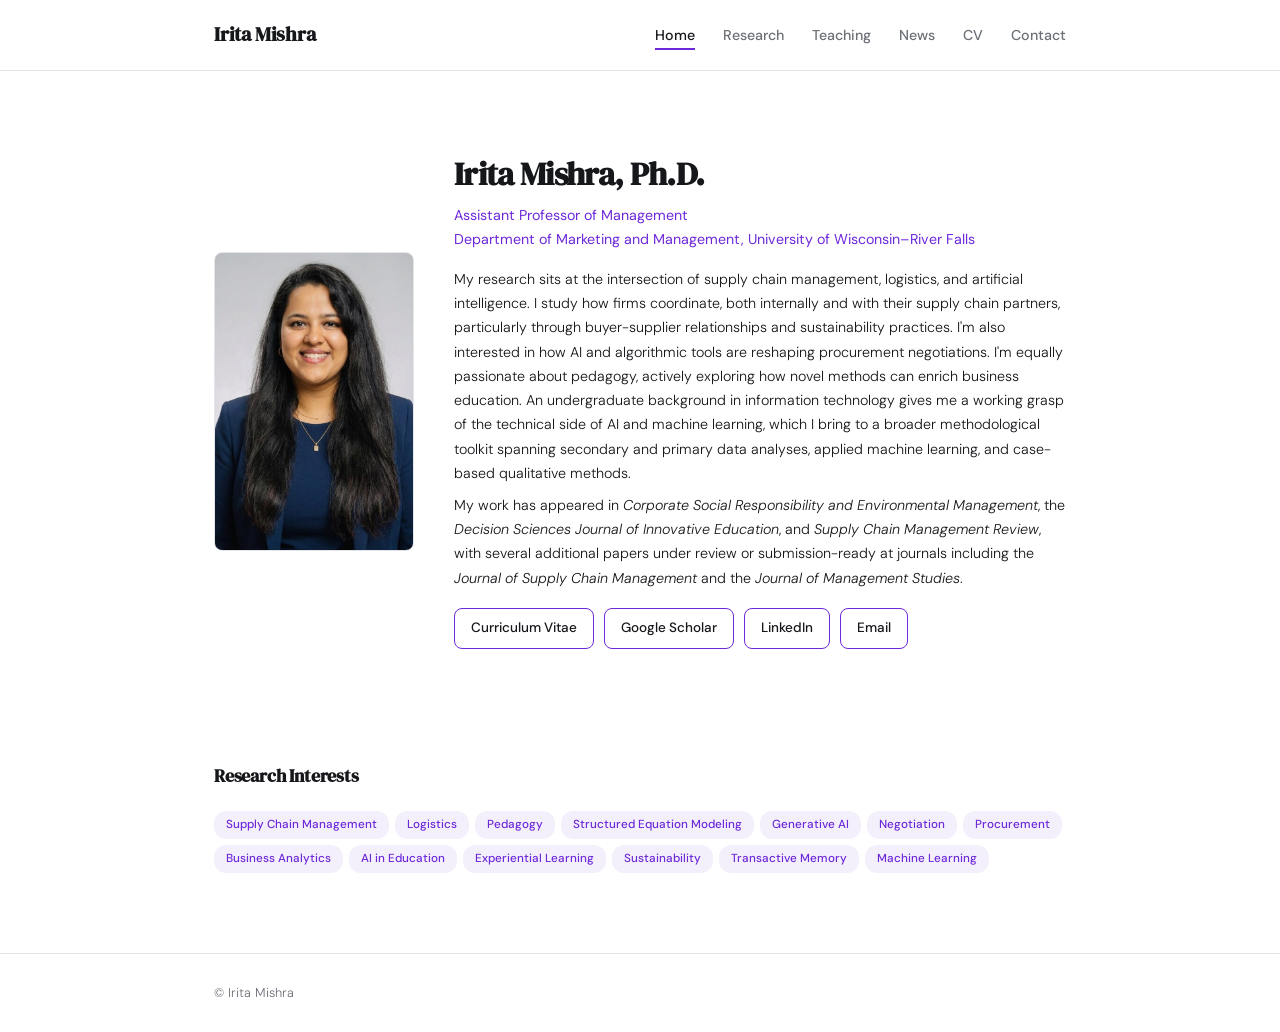
<file: index.html>
<!DOCTYPE html>
<html lang="en">
<head>
<meta charset="UTF-8">
<meta name="viewport" content="width=device-width, initial-scale=1.0">
<title>Irita Mishra</title>
<meta name="description" content="Irita Mishra, Ph.D., Assistant Professor at UW-River Falls, researching supply chain coordination, AI in procurement, and business education.">
<link rel="canonical" href="https://iritamishra.com/">
<meta property="og:type" content="website">
<meta property="og:url" content="https://iritamishra.com/">
<meta property="og:title" content="Irita Mishra">
<meta property="og:description" content="Assistant Professor of Marketing and Management, University of Wisconsin–River Falls.">
<meta name="twitter:card" content="summary">
<meta name="twitter:title" content="Irita Mishra">
<meta name="twitter:description" content="Assistant Professor of Marketing and Management, University of Wisconsin–River Falls.">
<link rel="preconnect" href="https://fonts.googleapis.com">
<link rel="preconnect" href="https://fonts.gstatic.com" crossorigin>
<link href="https://fonts.googleapis.com/css2?family=DM+Sans:wght@300;400;500;600;700&family=DM+Serif+Display:ital@0;1&display=swap" rel="stylesheet">
<link rel="stylesheet" href="css/style.css">
<link rel="icon" type="image/x-icon" href="images/favicon.ico">
<link rel="icon" type="image/png" sizes="32x32" href="images/favicon-32x32.png">
<link rel="icon" type="image/png" sizes="16x16" href="images/favicon-16x16.png">
<link rel="apple-touch-icon" sizes="180x180" href="images/apple-touch-icon.png">
</head>
<body>

<header class="site-header">
  <div class="wrap">
    <a href="index.html" class="site-title">Irita Mishra</a>
    <button class="nav-toggle" aria-label="Toggle navigation">&#9776;</button>
    <nav class="main-nav">
      <ul>
        <li><a href="index.html" class="active">Home</a></li>
        <li><a href="research.html">Research</a></li>
        <li><a href="teaching.html">Teaching</a></li>
        <li><a href="news.html">News</a></li>
        <li><a href="cv.html">CV</a></li>
        <li><a href="contact.html">Contact</a></li>
      </ul>
    </nav>
  </div>
</header>

<main>
  <div class="wrap">
    <section class="hero">
      <img src="images/portrait.jpg?v=2" alt="Irita Mishra" class="portrait">
      <div>
        <h1>Irita Mishra, Ph.D.</h1>
        <p class="role">Assistant Professor of Management<br>Department of Marketing and Management, University of Wisconsin–River Falls</p>
        <p>
          My research sits at the intersection of supply chain
          management, logistics, and artificial intelligence. I study
          how firms coordinate, both internally and with their supply
          chain partners, particularly through buyer-supplier
          relationships and sustainability practices. I'm also
          interested in how AI and algorithmic tools are reshaping
          procurement negotiations. I'm equally passionate about
          pedagogy, actively exploring how novel methods can enrich
          business education. An undergraduate background in
          information technology gives me a working grasp of the
          technical side of AI and machine learning, which I bring to
          a broader methodological toolkit spanning secondary and
          primary data analyses, applied machine learning, and
          case-based qualitative methods.
        </p>
        <p>
          My work has appeared in <em>Corporate Social Responsibility and
          Environmental Management</em>, the <em>Decision Sciences
          Journal of Innovative Education</em>, and
          <em>Supply Chain Management Review</em>, with several additional
          papers under review or submission-ready at journals including
          the <em>Journal of Supply Chain Management</em> and the
          <em>Journal of Management Studies</em>.
        </p>
        <div class="links-row">
          <a href="cv.html">Curriculum Vitae</a>
          <a href="https://scholar.google.com/citations?user=cT0lLs0AAAAJ&hl=en" target="_blank" rel="noopener">Google Scholar</a>
          <a href="https://www.linkedin.com/in/iritamishra/" target="_blank" rel="noopener">LinkedIn</a>
          <a href="mailto:iritamishra@gmail.com">Email</a>
        </div>
      </div>
    </section>

    <section>
      <h2 class="section-title">Research Interests</h2>
      <div class="tag-row">
        <span class="tag">Supply Chain Management</span>
        <span class="tag">Logistics</span>
        <span class="tag">Pedagogy</span>
        <span class="tag">Structured Equation Modeling</span>
        <span class="tag">Generative AI</span>
        <span class="tag">Negotiation</span>
        <span class="tag">Procurement</span>
        <span class="tag">Business Analytics</span>
        <span class="tag">AI in Education</span>
        <span class="tag">Experiential Learning</span>
        <span class="tag">Sustainability</span>
        <span class="tag">Transactive Memory</span>
        <span class="tag">Machine Learning</span>
      </div>
    </section>
  </div>
</main>

<footer>
  <div class="wrap">
    &copy; Irita Mishra
  </div>
</footer>

<script src="js/main.js"></script>
</body>
</html>
</file>
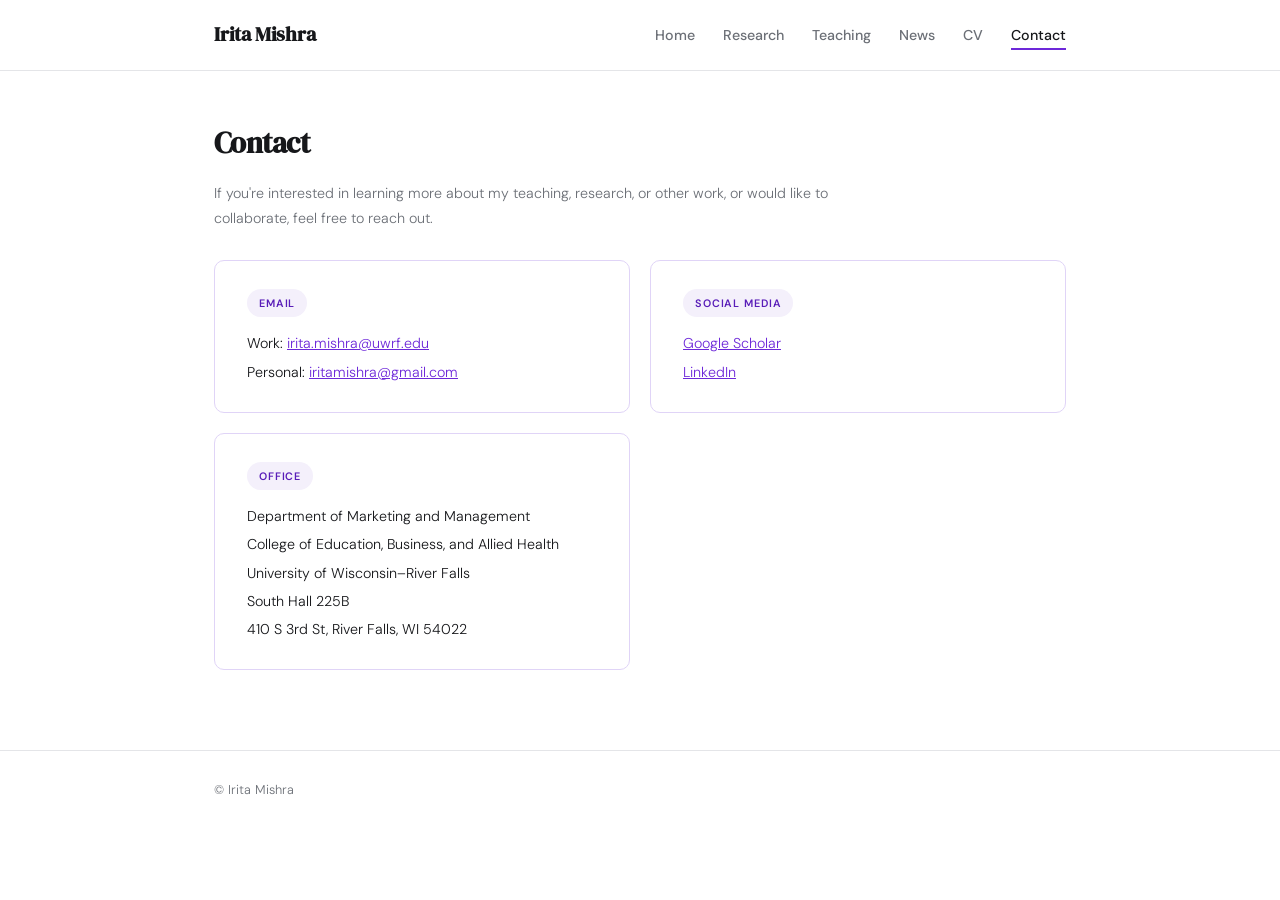
<file: contact.html>
<!DOCTYPE html>
<html lang="en">
<head>
<meta charset="UTF-8">
<meta name="viewport" content="width=device-width, initial-scale=1.0">
<title>Contact | Irita Mishra</title>
<meta name="description" content="Contact Irita Mishra, Assistant Professor at the University of Wisconsin-River Falls, for teaching, research, or collaboration inquiries.">
<link rel="canonical" href="https://iritamishra.com/contact.html">
<link rel="preconnect" href="https://fonts.googleapis.com">
<link rel="preconnect" href="https://fonts.gstatic.com" crossorigin>
<link href="https://fonts.googleapis.com/css2?family=DM+Sans:wght@300;400;500;600;700&family=DM+Serif+Display:ital@0;1&display=swap" rel="stylesheet">
<link rel="stylesheet" href="css/style.css">
<link rel="icon" type="image/x-icon" href="images/favicon.ico">
<link rel="icon" type="image/png" sizes="32x32" href="images/favicon-32x32.png">
<link rel="icon" type="image/png" sizes="16x16" href="images/favicon-16x16.png">
<link rel="apple-touch-icon" sizes="180x180" href="images/apple-touch-icon.png">
</head>
<body>

<header class="site-header">
  <div class="wrap">
    <a href="index.html" class="site-title">Irita Mishra</a>
    <button class="nav-toggle" aria-label="Toggle navigation">&#9776;</button>
    <nav class="main-nav">
      <ul>
        <li><a href="index.html">Home</a></li>
        <li><a href="research.html">Research</a></li>
        <li><a href="teaching.html">Teaching</a></li>
        <li><a href="news.html">News</a></li>
        <li><a href="cv.html">CV</a></li>
        <li><a href="contact.html" class="active">Contact</a></li>
      </ul>
    </nav>
  </div>
</header>

<main>
  <div class="wrap">
    <div class="page-header">
      <h1>Contact</h1>
      <p>If you're interested in learning more about my teaching, research, or other work, or would like to collaborate, feel free to reach out.</p>
    </div>

    <section class="contact-grid">
      <div class="contact-col">
        <div class="contact-card">
          <h3>Email</h3>
          <p>Work: <a href="mailto:irita.mishra@uwrf.edu">irita.mishra@uwrf.edu</a></p>
          <p>Personal: <a href="mailto:iritamishra@gmail.com">iritamishra@gmail.com</a></p>
        </div>

        <div class="contact-card">
          <h3>Office</h3>
          <p>Department of Marketing and Management</p>
          <p>College of Education, Business, and Allied Health</p>
          <p>University of Wisconsin–River Falls</p>
          <p>South Hall 225B</p>
          <p>410 S 3rd St, River Falls, WI 54022</p>
        </div>
      </div>

      <div class="contact-col">
        <div class="contact-card">
          <h3>Social Media</h3>
          <p><a href="https://scholar.google.com/citations?user=cT0lLs0AAAAJ&hl=en" target="_blank" rel="noopener">Google Scholar</a></p>
          <p><a href="https://www.linkedin.com/in/iritamishra/" target="_blank" rel="noopener">LinkedIn</a></p>
        </div>
      </div>
    </section>
  </div>
</main>

<footer>
  <div class="wrap">
    &copy; Irita Mishra
  </div>
</footer>

<script src="js/main.js"></script>
</body>
</html>
</file>
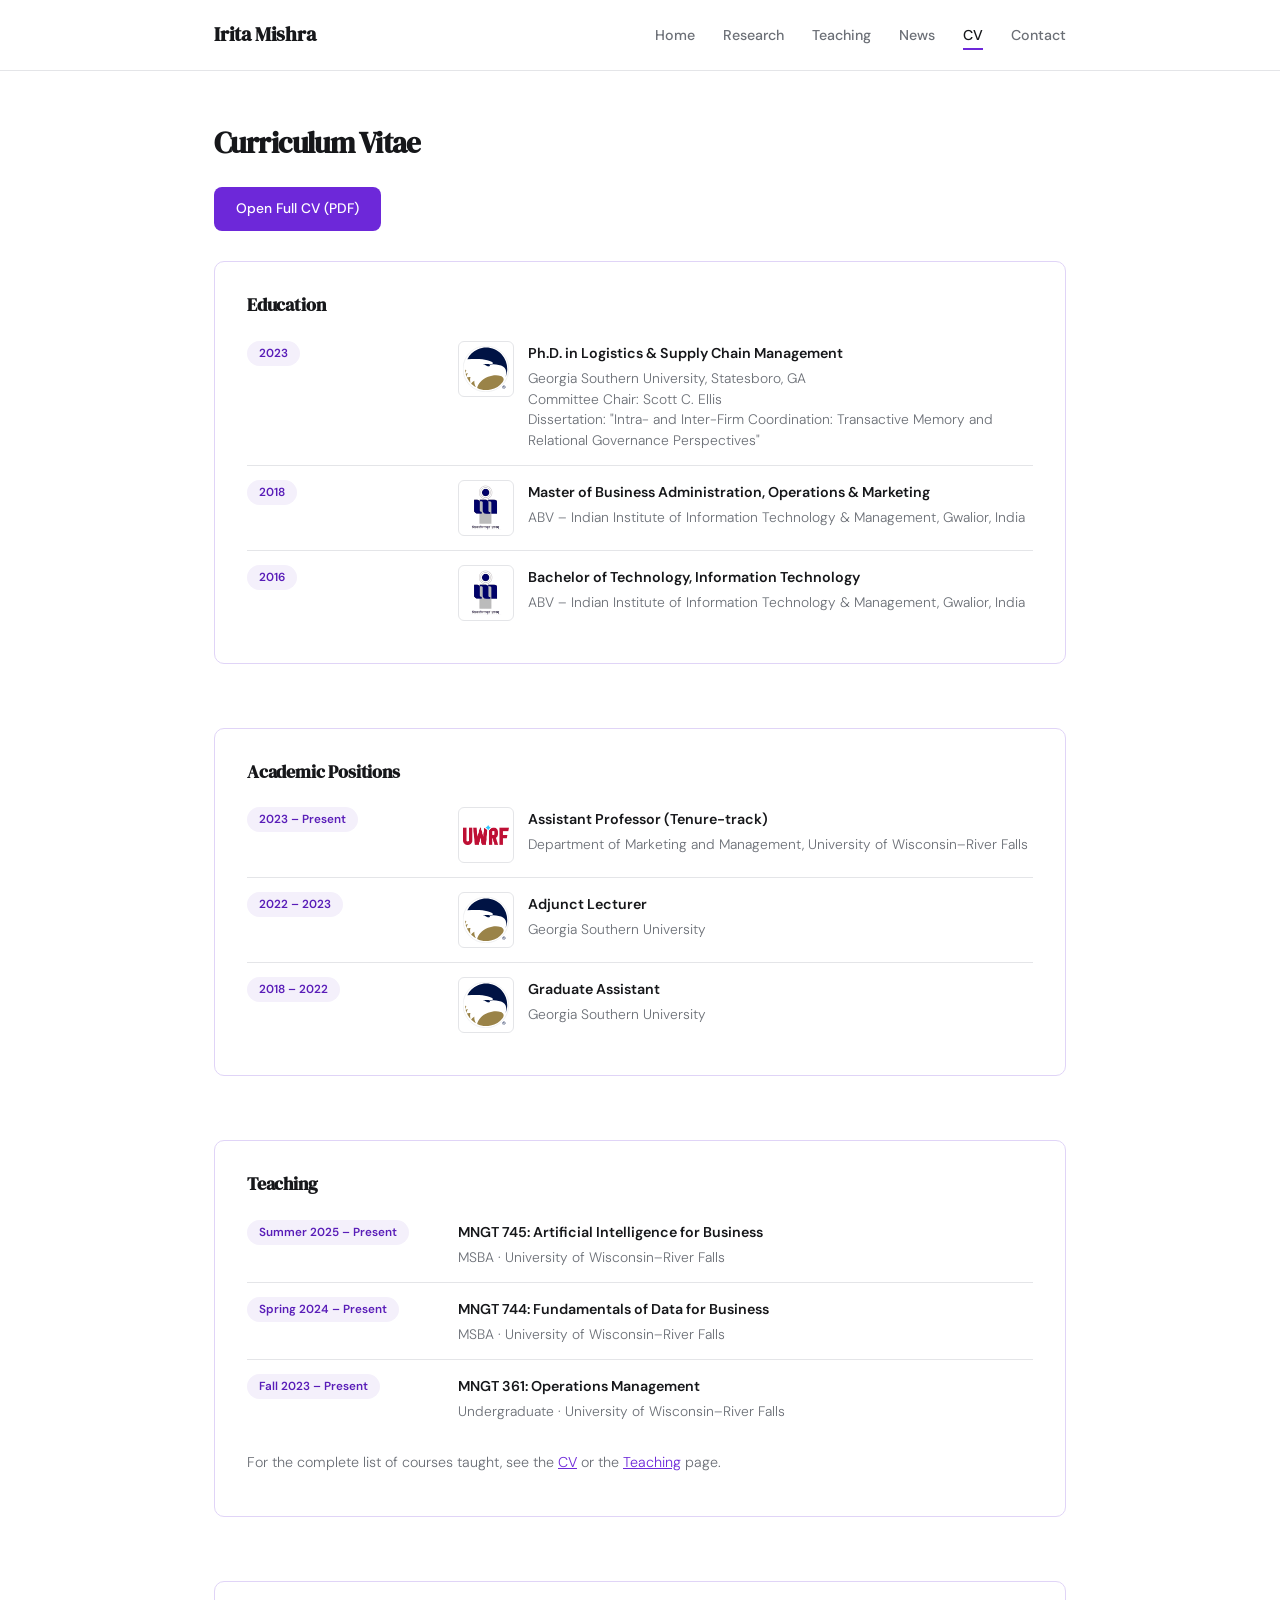
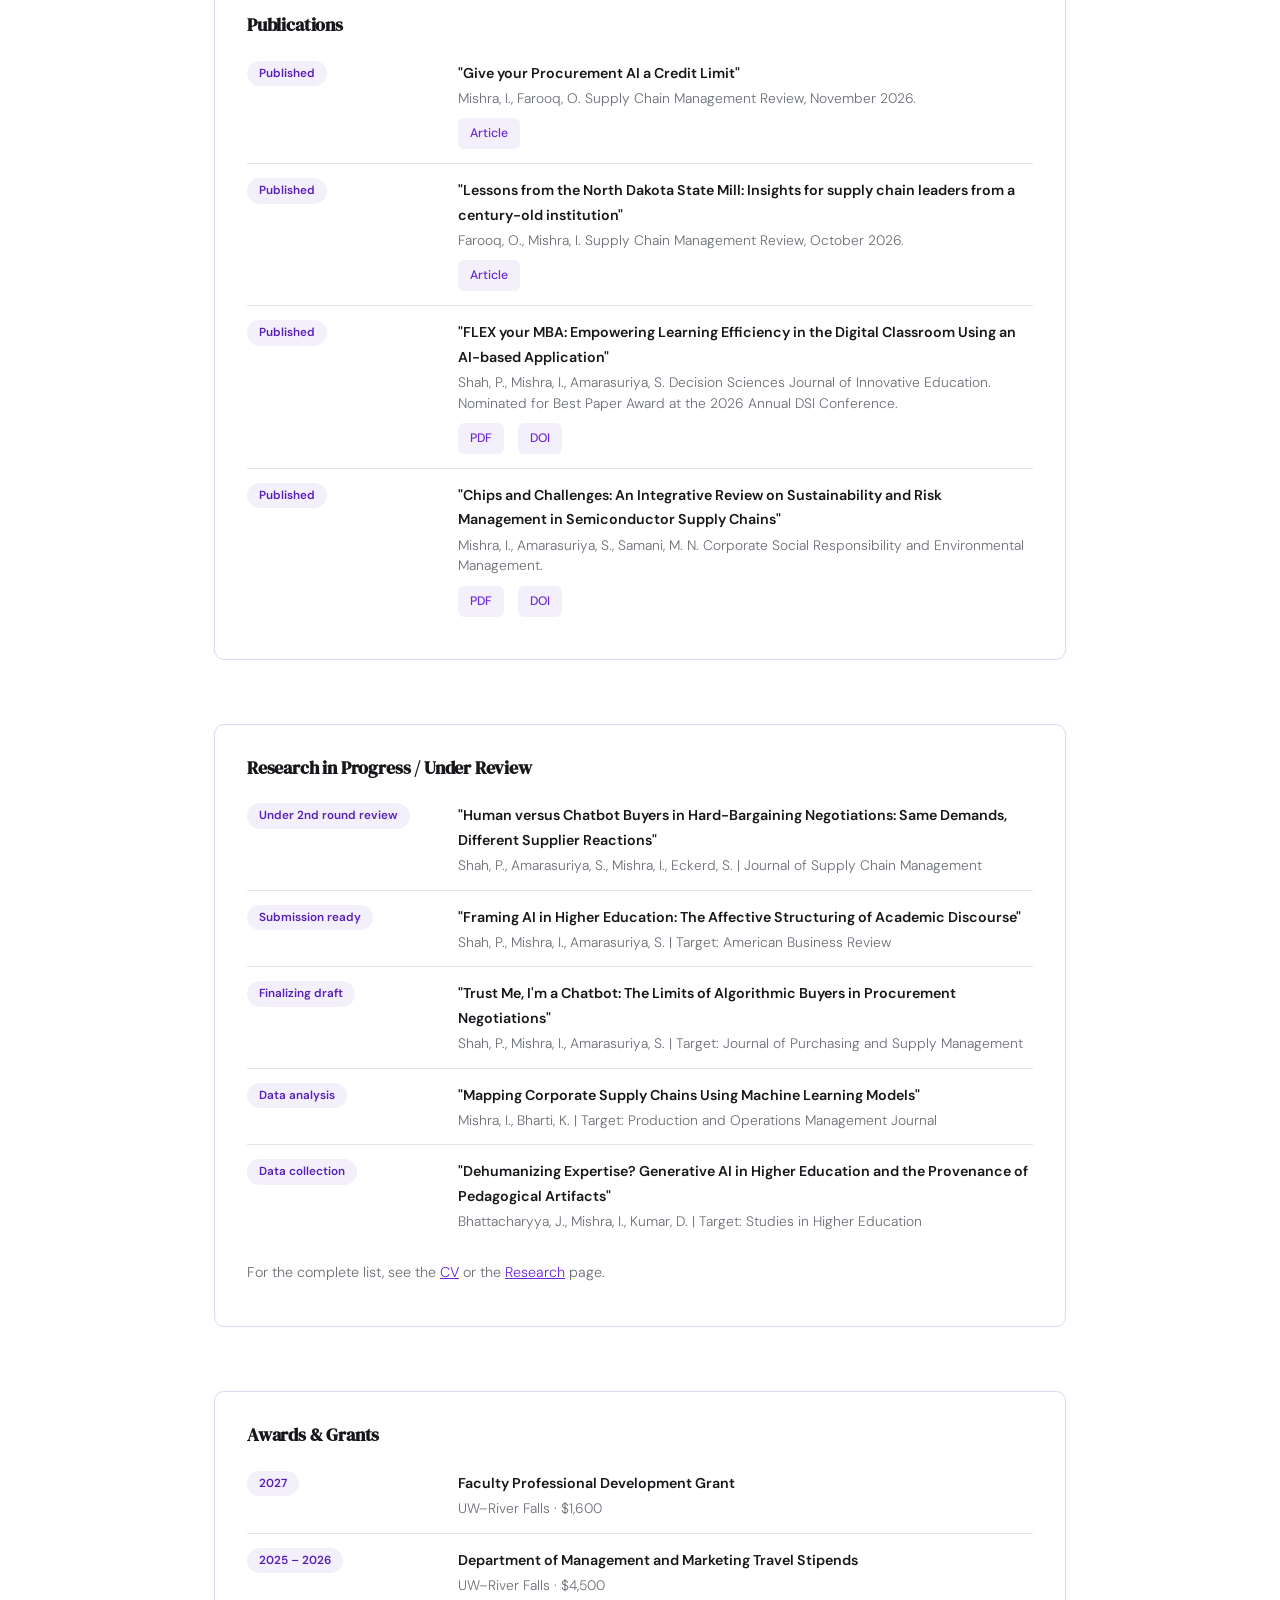
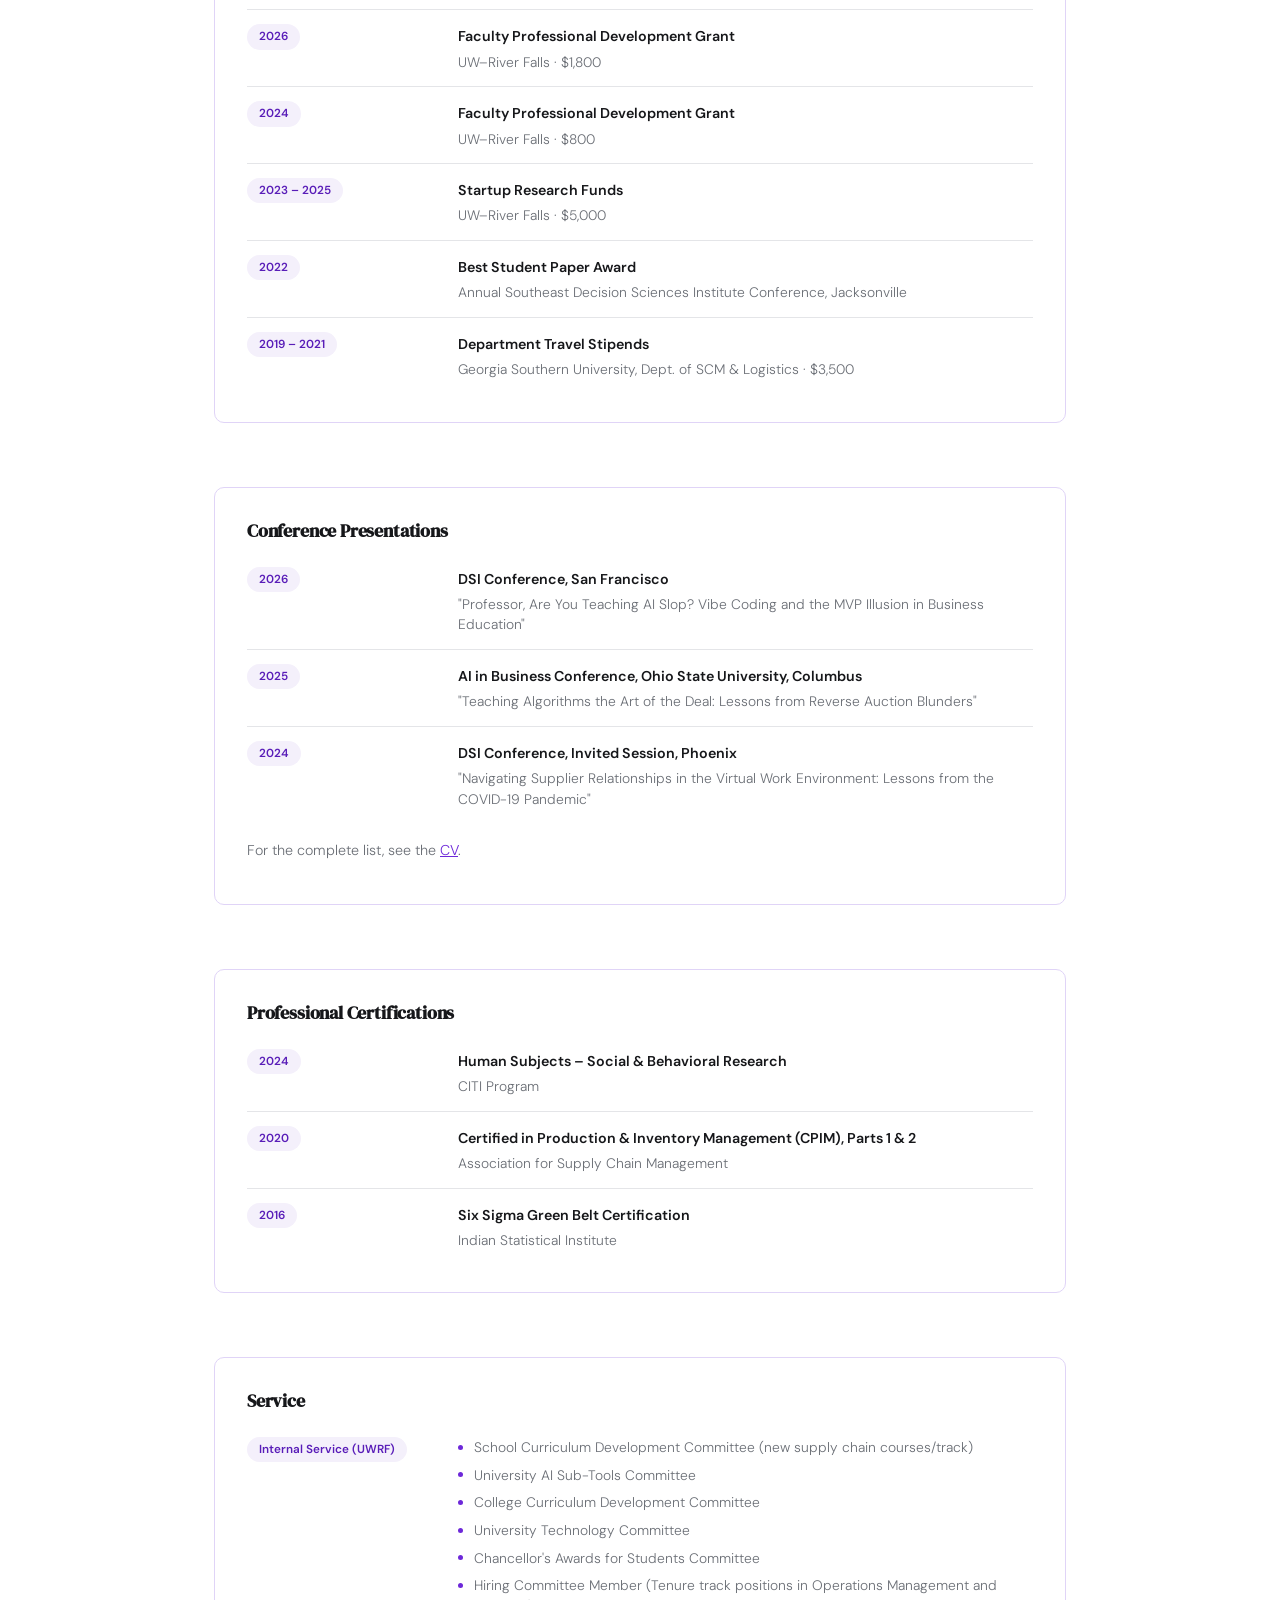
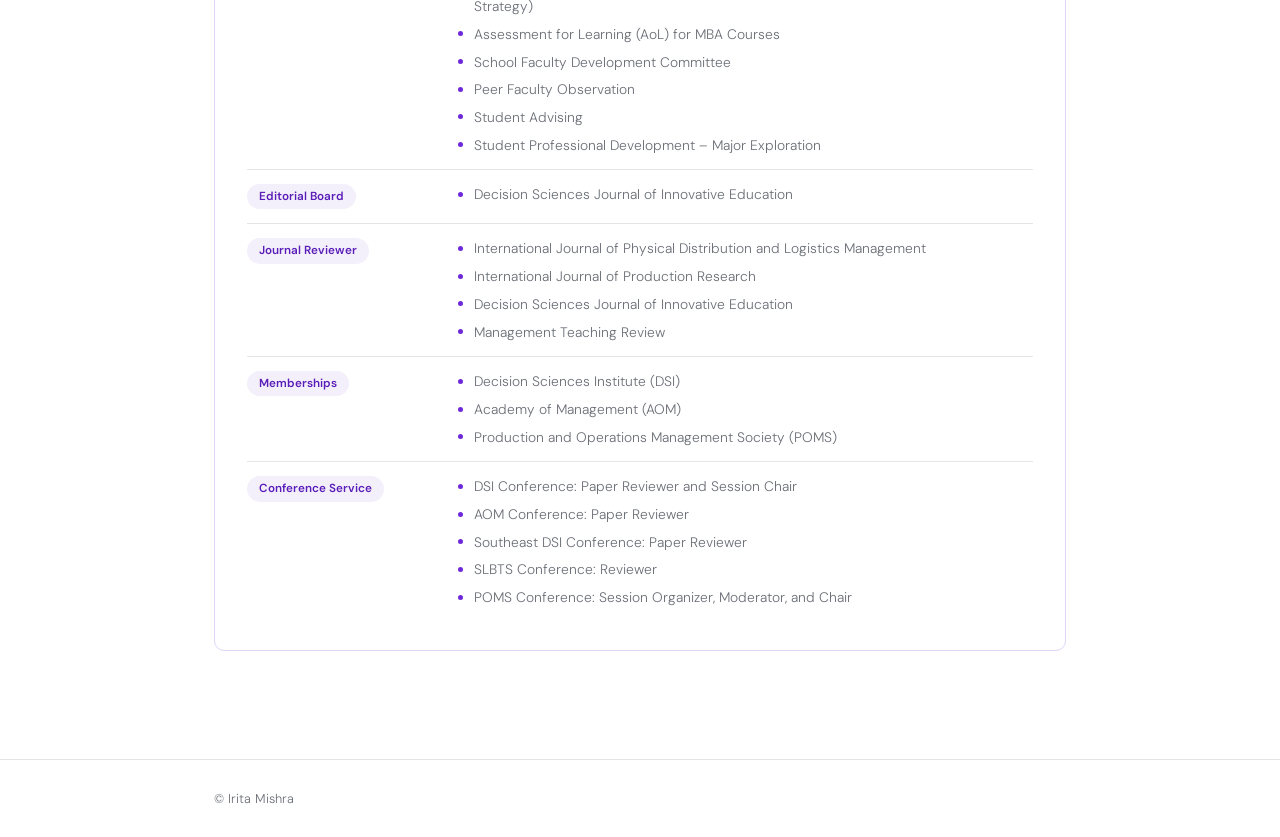
<file: cv.html>
<!DOCTYPE html>
<html lang="en">
<head>
<meta charset="UTF-8">
<meta name="viewport" content="width=device-width, initial-scale=1.0">
<title>CV | Irita Mishra</title>
<meta name="description" content="Curriculum vitae for Irita Mishra: education, academic positions, publications, teaching, awards, and service at UW-River Falls.">
<link rel="canonical" href="https://iritamishra.com/cv.html">
<link rel="preconnect" href="https://fonts.googleapis.com">
<link rel="preconnect" href="https://fonts.gstatic.com" crossorigin>
<link href="https://fonts.googleapis.com/css2?family=DM+Sans:wght@300;400;500;600;700&family=DM+Serif+Display:ital@0;1&display=swap" rel="stylesheet">
<link rel="stylesheet" href="css/style.css">
<link rel="icon" type="image/x-icon" href="images/favicon.ico">
<link rel="icon" type="image/png" sizes="32x32" href="images/favicon-32x32.png">
<link rel="icon" type="image/png" sizes="16x16" href="images/favicon-16x16.png">
<link rel="apple-touch-icon" sizes="180x180" href="images/apple-touch-icon.png">
</head>
<body>

<header class="site-header">
  <div class="wrap">
    <a href="index.html" class="site-title">Irita Mishra</a>
    <button class="nav-toggle" aria-label="Toggle navigation">&#9776;</button>
    <nav class="main-nav">
      <ul>
        <li><a href="index.html">Home</a></li>
        <li><a href="research.html">Research</a></li>
        <li><a href="teaching.html">Teaching</a></li>
        <li><a href="news.html">News</a></li>
        <li><a href="cv.html" class="active">CV</a></li>
        <li><a href="contact.html">Contact</a></li>
      </ul>
    </nav>
  </div>
</header>

<main>
  <div class="wrap">
    <div class="page-header">
      <h1>Curriculum Vitae</h1>
      <p>
        <a href="files/Curriculum%20Vitae%20-%20Irita%20Mishra.pdf" class="download-btn" target="_blank" rel="noopener">Open Full CV (PDF)</a>
      </p>
    </div>

    <section class="cv-block">
      <h2 class="section-title">Education</h2>
      <div class="cv-entry">
        <div class="cv-date">2023</div>
        <div class="cv-detail">
          <img class="cv-logo" src="images/gsu-logo.svg" alt="Georgia Southern University logo">
          <div class="cv-detail-text">
            <strong>Ph.D. in Logistics &amp; Supply Chain Management</strong>
            <span>Georgia Southern University, Statesboro, GA<br>Committee Chair: Scott C. Ellis<br>Dissertation: "Intra- and Inter-Firm Coordination: Transactive Memory and Relational Governance Perspectives"</span>
          </div>
        </div>
      </div>
      <div class="cv-entry">
        <div class="cv-date">2018</div>
        <div class="cv-detail">
          <img class="cv-logo" src="images/abv-iiitm-logo.png" alt="ABV-IIITM Gwalior logo">
          <div class="cv-detail-text">
            <strong>Master of Business Administration, Operations &amp; Marketing</strong>
            <span>ABV – Indian Institute of Information Technology &amp; Management, Gwalior, India</span>
          </div>
        </div>
      </div>
      <div class="cv-entry">
        <div class="cv-date">2016</div>
        <div class="cv-detail">
          <img class="cv-logo" src="images/abv-iiitm-logo.png" alt="ABV-IIITM Gwalior logo">
          <div class="cv-detail-text">
            <strong>Bachelor of Technology, Information Technology</strong>
            <span>ABV – Indian Institute of Information Technology &amp; Management, Gwalior, India</span>
          </div>
        </div>
      </div>
    </section>

    <section class="cv-block">
      <h2 class="section-title">Academic Positions</h2>
      <div class="cv-entry">
        <div class="cv-date">2023 &ndash; Present</div>
        <div class="cv-detail">
          <img class="cv-logo" src="images/uwrf-logo.png" alt="University of Wisconsin-River Falls logo">
          <div class="cv-detail-text">
            <strong>Assistant Professor (Tenure-track)</strong>
            <span>Department of Marketing and Management, University of Wisconsin–River Falls</span>
          </div>
        </div>
      </div>
      <div class="cv-entry">
        <div class="cv-date">2022 &ndash; 2023</div>
        <div class="cv-detail">
          <img class="cv-logo" src="images/gsu-logo.svg" alt="Georgia Southern University logo">
          <div class="cv-detail-text">
            <strong>Adjunct Lecturer</strong>
            <span>Georgia Southern University</span>
          </div>
        </div>
      </div>
      <div class="cv-entry">
        <div class="cv-date">2018 &ndash; 2022</div>
        <div class="cv-detail">
          <img class="cv-logo" src="images/gsu-logo.svg" alt="Georgia Southern University logo">
          <div class="cv-detail-text">
            <strong>Graduate Assistant</strong>
            <span>Georgia Southern University</span>
          </div>
        </div>
      </div>
    </section>

    <section class="cv-block">
      <h2 class="section-title">Teaching</h2>
      <div class="cv-entry">
        <div class="cv-date">Summer 2025 &ndash; Present</div>
        <div class="cv-detail">
          <strong>MNGT 745: Artificial Intelligence for Business</strong>
          <span>MSBA &middot; University of Wisconsin–River Falls</span>
        </div>
      </div>
      <div class="cv-entry">
        <div class="cv-date">Spring 2024 &ndash; Present</div>
        <div class="cv-detail">
          <strong>MNGT 744: Fundamentals of Data for Business</strong>
          <span>MSBA &middot; University of Wisconsin–River Falls</span>
        </div>
      </div>
      <div class="cv-entry">
        <div class="cv-date">Fall 2023 &ndash; Present</div>
        <div class="cv-detail">
          <strong>MNGT 361: Operations Management</strong>
          <span>Undergraduate &middot; University of Wisconsin–River Falls</span>
        </div>
      </div>
      <p style="color:var(--text-muted); margin-top:14px;">For the complete list of courses taught, see the <a href="files/Curriculum%20Vitae%20-%20Irita%20Mishra.pdf" target="_blank" rel="noopener">CV</a> or the <a href="teaching.html">Teaching</a> page.</p>
    </section>

    <section class="cv-block">
      <h2 class="section-title">Publications</h2>
      <div class="cv-entry">
        <div class="cv-date">Published</div>
        <div class="cv-detail">
          <strong>"Give your Procurement AI a Credit Limit"</strong>
          <span>Mishra, I., Farooq, O. Supply Chain Management Review, November 2026.</span>
          <div class="pub-links">
            <a href="https://www.scmr.com/article/procurement-ai-decision-authority-limits" target="_blank" rel="noopener">Article</a>
          </div>
        </div>
      </div>
      <div class="cv-entry">
        <div class="cv-date">Published</div>
        <div class="cv-detail">
          <strong>"Lessons from the North Dakota State Mill: Insights for supply chain leaders from a century-old institution"</strong>
          <span>Farooq, O., Mishra, I. Supply Chain Management Review, October 2026.</span>
          <div class="pub-links">
            <a href="https://www.scmr.com/article/north-dakota-mill-supply-chain-lessons" target="_blank" rel="noopener">Article</a>
          </div>
        </div>
      </div>
      <div class="cv-entry">
        <div class="cv-date">Published</div>
        <div class="cv-detail">
          <strong>"FLEX your MBA: Empowering Learning Efficiency in the Digital Classroom Using an AI-based Application"</strong>
          <span>Shah, P., Mishra, I., Amarasuriya, S. Decision Sciences Journal of Innovative Education. Nominated for Best Paper Award at the 2026 Annual DSI Conference.</span>
          <div class="pub-links">
            <a href="files/DSJIE%20preprint.pdf" target="_blank" rel="noopener">PDF</a>
            <a href="https://onlinelibrary.wiley.com/doi/full/10.1111/dsji.70024" target="_blank" rel="noopener">DOI</a>
          </div>
        </div>
      </div>
      <div class="cv-entry">
        <div class="cv-date">Published</div>
        <div class="cv-detail">
          <strong>"Chips and Challenges: An Integrative Review on Sustainability and Risk Management in Semiconductor Supply Chains"</strong>
          <span>Mishra, I., Amarasuriya, S., Samani, M. N. Corporate Social Responsibility and Environmental Management.</span>
          <div class="pub-links">
            <a href="files/CSREM%20preprint.pdf" target="_blank" rel="noopener">PDF</a>
            <a href="https://onlinelibrary.wiley.com/doi/full/10.1002/csr.70435" target="_blank" rel="noopener">DOI</a>
          </div>
        </div>
      </div>
    </section>

    <section class="cv-block">
      <h2 class="section-title">Research in Progress / Under Review</h2>
      <div class="cv-entry">
        <div class="cv-date">Under 2nd round review</div>
        <div class="cv-detail">
          <strong>"Human versus Chatbot Buyers in Hard-Bargaining Negotiations: Same Demands, Different Supplier Reactions"</strong>
          <span>Shah, P., Amarasuriya, S., Mishra, I., Eckerd, S. | Journal of Supply Chain Management</span>
        </div>
      </div>
      <div class="cv-entry">
        <div class="cv-date">Submission ready</div>
        <div class="cv-detail">
          <strong>"Framing AI in Higher Education: The Affective Structuring of Academic Discourse"</strong>
          <span>Shah, P., Mishra, I., Amarasuriya, S. | Target: American Business Review</span>
        </div>
      </div>
      <div class="cv-entry">
        <div class="cv-date">Finalizing draft</div>
        <div class="cv-detail">
          <strong>"Trust Me, I'm a Chatbot: The Limits of Algorithmic Buyers in Procurement Negotiations"</strong>
          <span>Shah, P., Mishra, I., Amarasuriya, S. | Target: Journal of Purchasing and Supply Management</span>
        </div>
      </div>
      <div class="cv-entry">
        <div class="cv-date">Data analysis</div>
        <div class="cv-detail">
          <strong>"Mapping Corporate Supply Chains Using Machine Learning Models"</strong>
          <span>Mishra, I., Bharti, K. | Target: Production and Operations Management Journal</span>
        </div>
      </div>
      <div class="cv-entry">
        <div class="cv-date">Data collection</div>
        <div class="cv-detail">
          <strong>"Dehumanizing Expertise? Generative AI in Higher Education and the Provenance of Pedagogical Artifacts"</strong>
          <span>Bhattacharyya, J., Mishra, I., Kumar, D. | Target: Studies in Higher Education</span>
        </div>
      </div>
      <p style="color:var(--text-muted); margin-top:14px;">For the complete list, see the <a href="files/Curriculum%20Vitae%20-%20Irita%20Mishra.pdf" target="_blank" rel="noopener">CV</a> or the <a href="research.html">Research</a> page.</p>
    </section>

    <section class="cv-block">
      <h2 class="section-title">Awards &amp; Grants</h2>
      <div class="cv-entry">
        <div class="cv-date">2027</div>
        <div class="cv-detail">
          <strong>Faculty Professional Development Grant</strong>
          <span>UW–River Falls &middot; $1,600</span>
        </div>
      </div>
      <div class="cv-entry">
        <div class="cv-date">2025 &ndash; 2026</div>
        <div class="cv-detail">
          <strong>Department of Management and Marketing Travel Stipends</strong>
          <span>UW–River Falls &middot; $4,500</span>
        </div>
      </div>
      <div class="cv-entry">
        <div class="cv-date">2026</div>
        <div class="cv-detail">
          <strong>Faculty Professional Development Grant</strong>
          <span>UW–River Falls &middot; $1,800</span>
        </div>
      </div>
      <div class="cv-entry">
        <div class="cv-date">2024</div>
        <div class="cv-detail">
          <strong>Faculty Professional Development Grant</strong>
          <span>UW–River Falls &middot; $800</span>
        </div>
      </div>
      <div class="cv-entry">
        <div class="cv-date">2023 &ndash; 2025</div>
        <div class="cv-detail">
          <strong>Startup Research Funds</strong>
          <span>UW–River Falls &middot; $5,000</span>
        </div>
      </div>
      <div class="cv-entry">
        <div class="cv-date">2022</div>
        <div class="cv-detail">
          <strong>Best Student Paper Award</strong>
          <span>Annual Southeast Decision Sciences Institute Conference, Jacksonville</span>
        </div>
      </div>
      <div class="cv-entry">
        <div class="cv-date">2019 &ndash; 2021</div>
        <div class="cv-detail">
          <strong>Department Travel Stipends</strong>
          <span>Georgia Southern University, Dept. of SCM &amp; Logistics &middot; $3,500</span>
        </div>
      </div>
    </section>

    <section class="cv-block">
      <h2 class="section-title">Conference Presentations</h2>
      <div class="cv-entry" id="dsi-2026">
        <div class="cv-date">2026</div>
        <div class="cv-detail">
          <strong>DSI Conference, San Francisco</strong>
          <span>"Professor, Are You Teaching AI Slop? Vibe Coding and the MVP Illusion in Business Education"</span>
        </div>
      </div>
      <div class="cv-entry">
        <div class="cv-date">2025</div>
        <div class="cv-detail">
          <strong>AI in Business Conference, Ohio State University, Columbus</strong>
          <span>"Teaching Algorithms the Art of the Deal: Lessons from Reverse Auction Blunders"</span>
        </div>
      </div>
      <div class="cv-entry" id="dsi-phoenix-2024">
        <div class="cv-date">2024</div>
        <div class="cv-detail">
          <strong>DSI Conference, Invited Session, Phoenix</strong>
          <span>"Navigating Supplier Relationships in the Virtual Work Environment: Lessons from the COVID-19 Pandemic"</span>
        </div>
      </div>
      <p style="color:var(--text-muted); margin-top:14px;">For the complete list, see the <a href="files/Curriculum%20Vitae%20-%20Irita%20Mishra.pdf" target="_blank" rel="noopener">CV</a>.</p>
    </section>

    <section class="cv-block">
      <h2 class="section-title">Professional Certifications</h2>
      <div class="cv-entry">
        <div class="cv-date">2024</div>
        <div class="cv-detail">
          <strong>Human Subjects – Social &amp; Behavioral Research</strong>
          <span>CITI Program</span>
        </div>
      </div>
      <div class="cv-entry">
        <div class="cv-date">2020</div>
        <div class="cv-detail">
          <strong>Certified in Production &amp; Inventory Management (CPIM), Parts 1 &amp; 2</strong>
          <span>Association for Supply Chain Management</span>
        </div>
      </div>
      <div class="cv-entry">
        <div class="cv-date">2016</div>
        <div class="cv-detail">
          <strong>Six Sigma Green Belt Certification</strong>
          <span>Indian Statistical Institute</span>
        </div>
      </div>
    </section>

    <section class="cv-block">
      <h2 class="section-title">Service</h2>
      <div class="cv-entry">
        <div class="cv-date">Internal Service (UWRF)</div>
        <div class="cv-detail">
          <ul class="cv-list">
            <li>School Curriculum Development Committee (new supply chain courses/track)</li>
            <li>University AI Sub-Tools Committee</li>
            <li>College Curriculum Development Committee</li>
            <li>University Technology Committee</li>
            <li>Chancellor's Awards for Students Committee</li>
            <li>Hiring Committee Member (Tenure track positions in Operations Management and Strategy)</li>
            <li>Assessment for Learning (AoL) for MBA Courses</li>
            <li>School Faculty Development Committee</li>
            <li>Peer Faculty Observation</li>
            <li>Student Advising</li>
            <li>Student Professional Development &ndash; Major Exploration</li>
          </ul>
        </div>
      </div>
      <div class="cv-entry">
        <div class="cv-date">Editorial Board</div>
        <div class="cv-detail">
          <ul class="cv-list">
            <li>Decision Sciences Journal of Innovative Education</li>
          </ul>
        </div>
      </div>
      <div class="cv-entry">
        <div class="cv-date">Journal Reviewer</div>
        <div class="cv-detail">
          <ul class="cv-list">
            <li>International Journal of Physical Distribution and Logistics Management</li>
            <li>International Journal of Production Research</li>
            <li>Decision Sciences Journal of Innovative Education</li>
            <li>Management Teaching Review</li>
          </ul>
        </div>
      </div>
      <div class="cv-entry">
        <div class="cv-date">Memberships</div>
        <div class="cv-detail">
          <ul class="cv-list">
            <li>Decision Sciences Institute (DSI)</li>
            <li>Academy of Management (AOM)</li>
            <li>Production and Operations Management Society (POMS)</li>
          </ul>
        </div>
      </div>
      <div class="cv-entry">
        <div class="cv-date">Conference Service</div>
        <div class="cv-detail">
          <ul class="cv-list">
            <li>DSI Conference: Paper Reviewer and Session Chair</li>
            <li>AOM Conference: Paper Reviewer</li>
            <li>Southeast DSI Conference: Paper Reviewer</li>
            <li>SLBTS Conference: Reviewer</li>
            <li>POMS Conference: Session Organizer, Moderator, and Chair</li>
          </ul>
        </div>
      </div>
    </section>
  </div>
</main>

<footer>
  <div class="wrap">
    &copy; Irita Mishra
  </div>
</footer>

<script src="js/main.js"></script>
</body>
</html>
</file>
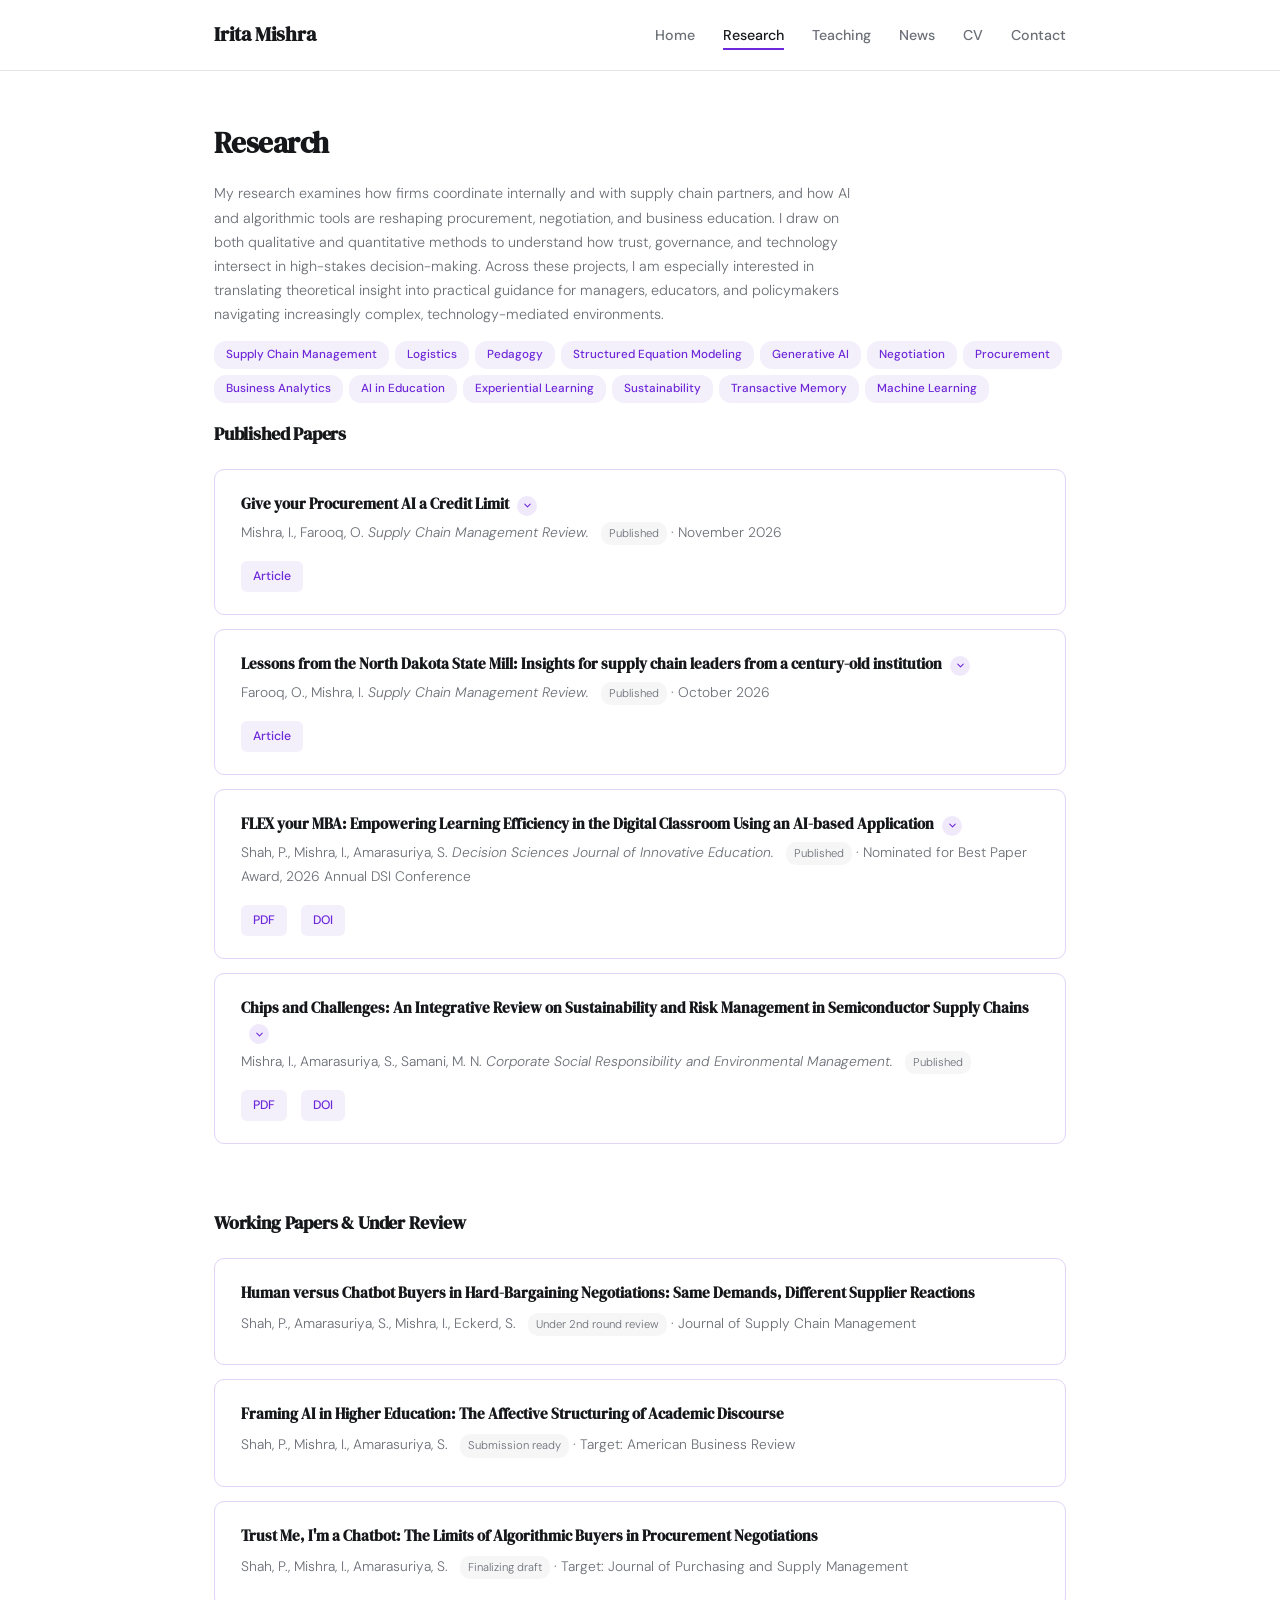
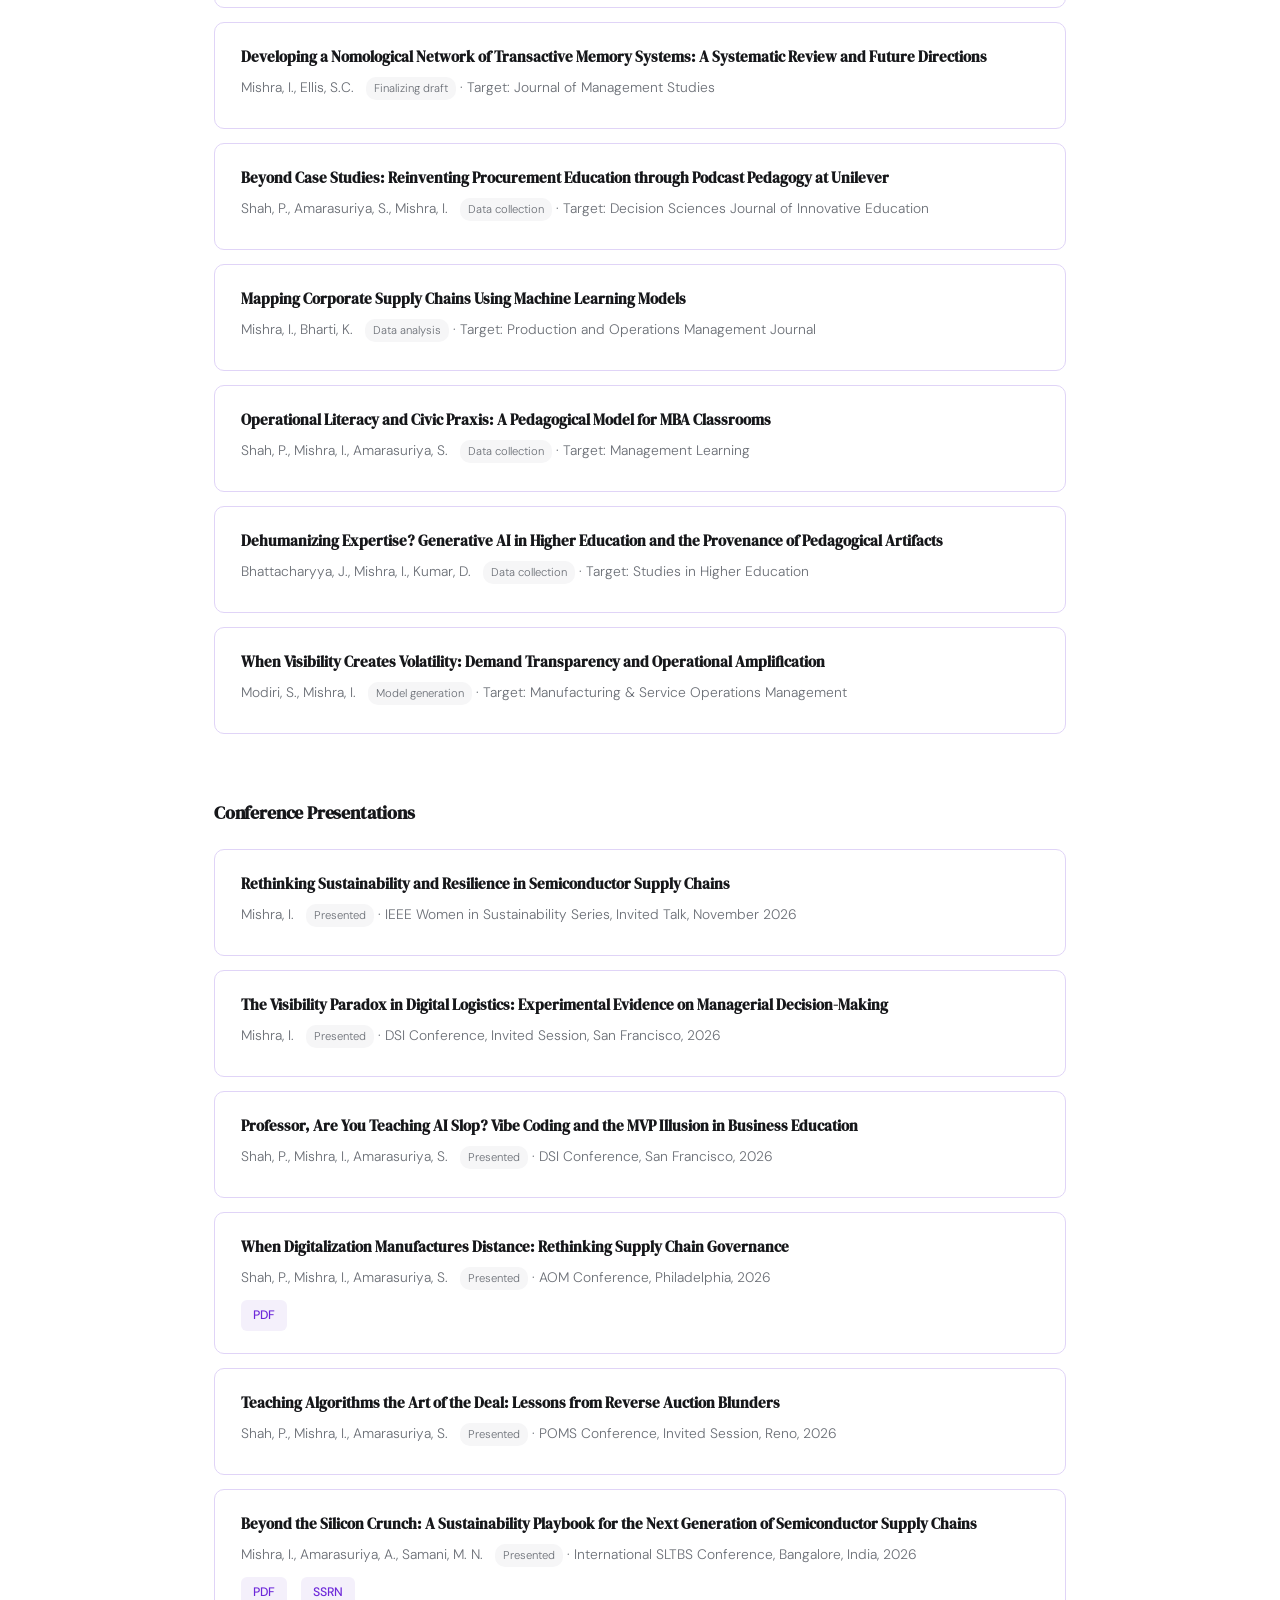
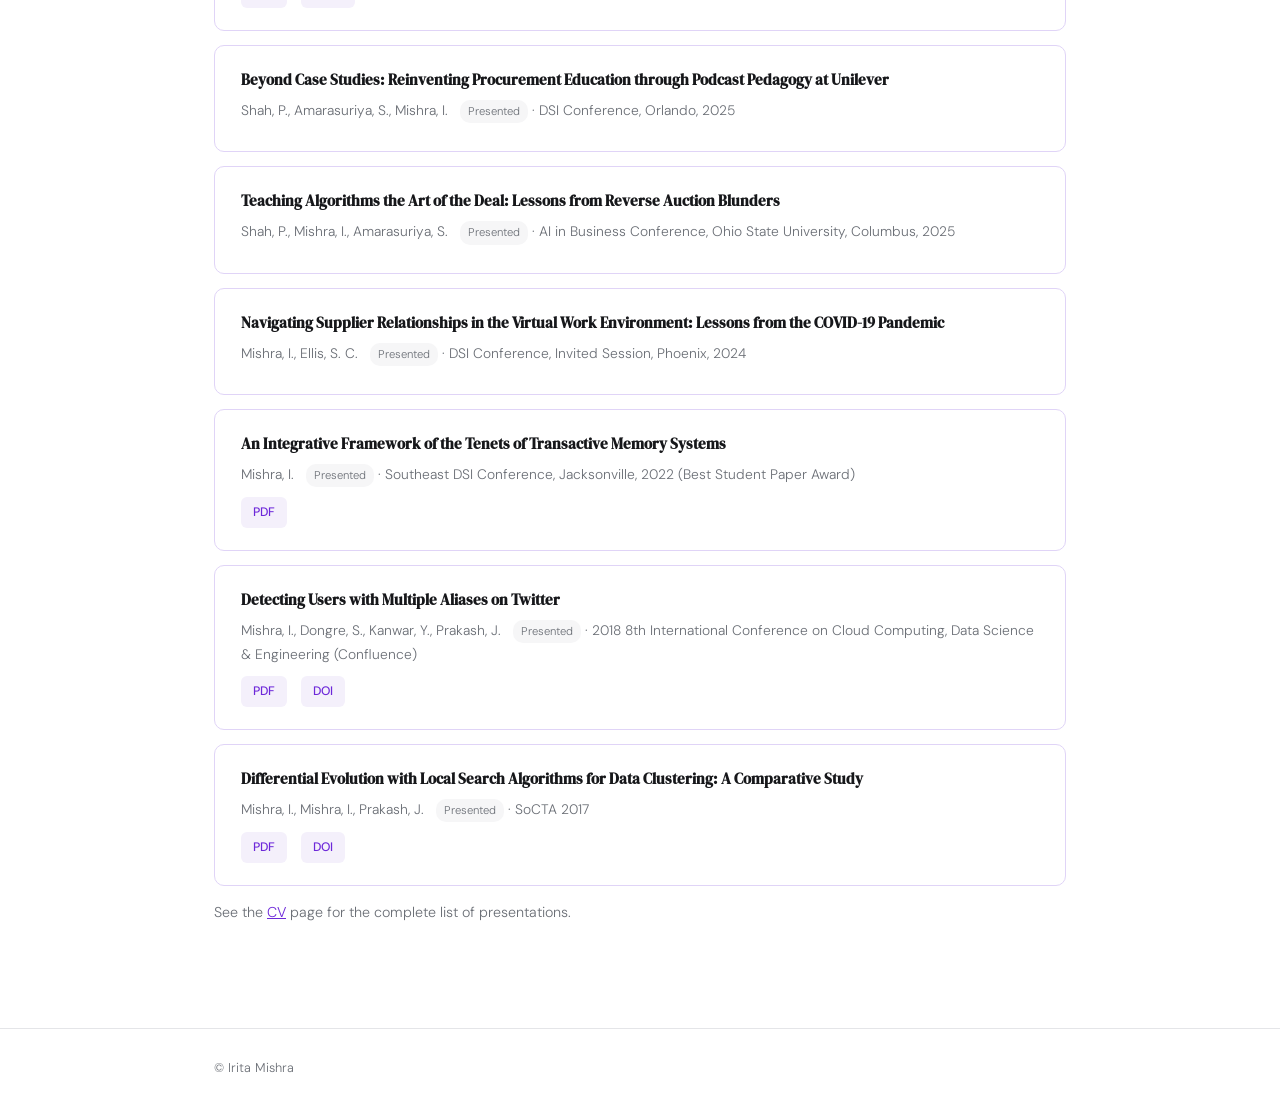
<file: research.html>
<!DOCTYPE html>
<html lang="en">
<head>
<meta charset="UTF-8">
<meta name="viewport" content="width=device-width, initial-scale=1.0">
<title>Research | Irita Mishra</title>
<meta name="description" content="Research by Irita Mishra on supply chain coordination, AI and algorithmic tools in procurement, buyer-supplier relationships, and sustainability practices.">
<link rel="canonical" href="https://iritamishra.com/research.html">
<link rel="preconnect" href="https://fonts.googleapis.com">
<link rel="preconnect" href="https://fonts.gstatic.com" crossorigin>
<link href="https://fonts.googleapis.com/css2?family=DM+Sans:wght@300;400;500;600;700&family=DM+Serif+Display:ital@0;1&display=swap" rel="stylesheet">
<link rel="stylesheet" href="css/style.css">
<link rel="icon" type="image/x-icon" href="images/favicon.ico">
<link rel="icon" type="image/png" sizes="32x32" href="images/favicon-32x32.png">
<link rel="icon" type="image/png" sizes="16x16" href="images/favicon-16x16.png">
<link rel="apple-touch-icon" sizes="180x180" href="images/apple-touch-icon.png">
</head>
<body>

<header class="site-header">
  <div class="wrap">
    <a href="index.html" class="site-title">Irita Mishra</a>
    <button class="nav-toggle" aria-label="Toggle navigation">&#9776;</button>
    <nav class="main-nav">
      <ul>
        <li><a href="index.html">Home</a></li>
        <li><a href="research.html" class="active">Research</a></li>
        <li><a href="teaching.html">Teaching</a></li>
        <li><a href="news.html">News</a></li>
        <li><a href="cv.html">CV</a></li>
        <li><a href="contact.html">Contact</a></li>
      </ul>
    </nav>
  </div>
</header>

<main>
  <div class="wrap">
    <div class="page-header">
      <h1>Research</h1>
      <p>
        My research examines how firms coordinate internally and with
        supply chain partners, and how AI and algorithmic tools are
        reshaping procurement, negotiation, and business education. I draw
        on both qualitative and quantitative methods to understand how
        trust, governance, and technology intersect in high-stakes
        decision-making. Across these projects, I am especially interested
        in translating theoretical insight into practical guidance for
        managers, educators, and policymakers navigating increasingly
        complex, technology-mediated environments.
      </p>
      <div class="tag-row">
        <span class="tag">Supply Chain Management</span>
        <span class="tag">Logistics</span>
        <span class="tag">Pedagogy</span>
        <span class="tag">Structured Equation Modeling</span>
        <span class="tag">Generative AI</span>
        <span class="tag">Negotiation</span>
        <span class="tag">Procurement</span>
        <span class="tag">Business Analytics</span>
        <span class="tag">AI in Education</span>
        <span class="tag">Experiential Learning</span>
        <span class="tag">Sustainability</span>
        <span class="tag">Transactive Memory</span>
        <span class="tag">Machine Learning</span>
      </div>
    </div>

    <section>
      <h2 class="section-title">Published Papers</h2>

      <div class="pub-item">
        <details class="abstract">
          <summary>
            <p class="pub-title">Give your Procurement AI a Credit Limit<span class="dropdown-arrow"><svg viewBox="0 0 24 24"><polyline points="6 9 12 15 18 9"></polyline></svg></span></p>
            <p class="pub-meta">Mishra, I., Farooq, O. <em>Supply Chain Management Review.</em> <span class="pub-status">Published</span> &middot; November 2026</p>
          </summary>
          <div class="abstract-body">
            <p>Borrowing the logic of bank signature authority, this article scores each action on value, criticality, reversibility and policy sensitivity to cap an agent's authority, and offers procurement leaders an adaptable one-page matrix.</p>
          </div>
        </details>
        <div class="pub-links">
          <a href="https://www.scmr.com/article/procurement-ai-decision-authority-limits" target="_blank" rel="noopener">Article</a>
        </div>
      </div>

      <div class="pub-item">
        <details class="abstract">
          <summary>
            <p class="pub-title">Lessons from the North Dakota State Mill: Insights for supply chain leaders from a century-old institution<span class="dropdown-arrow"><svg viewBox="0 0 24 24"><polyline points="6 9 12 15 18 9"></polyline></svg></span></p>
            <p class="pub-meta">Farooq, O., Mishra, I. <em>Supply Chain Management Review.</em> <span class="pub-status">Published</span> &middot; October 2026</p>
          </summary>
          <div class="abstract-body">
            <p>The North Dakota Mill and Elevator offers lessons for supply chain leaders in how long-term reinvestment, proximity to raw materials, diversified sales channels and employee profit sharing can strengthen a business.</p>
          </div>
        </details>
        <div class="pub-links">
          <a href="https://www.scmr.com/article/north-dakota-mill-supply-chain-lessons" target="_blank" rel="noopener">Article</a>
        </div>
      </div>

      <div class="pub-item">
        <details class="abstract">
          <summary>
            <p class="pub-title">FLEX your MBA: Empowering Learning Efficiency in the Digital Classroom Using an AI-based Application<span class="dropdown-arrow"><svg viewBox="0 0 24 24"><polyline points="6 9 12 15 18 9"></polyline></svg></span></p>
            <p class="pub-meta">Shah, P., Mishra, I., Amarasuriya, S. <em>Decision Sciences Journal of Innovative Education.</em> <span class="pub-status">Published</span> &middot; Nominated for Best Paper Award, 2026 Annual DSI Conference</p>
          </summary>
          <div class="abstract-body">
            <p>This study examines how an AI-based learning application affects engagement and learning efficiency among MBA students in digital classrooms, offering guidance for instructors integrating AI tools into graduate business education.</p>
          </div>
        </details>
        <div class="pub-links">
          <a href="files/DSJIE%20preprint.pdf" target="_blank" rel="noopener">PDF</a>
          <a href="https://onlinelibrary.wiley.com/doi/full/10.1111/dsji.70024" target="_blank" rel="noopener">DOI</a>
        </div>
      </div>

      <div class="pub-item">
        <details class="abstract">
          <summary>
            <p class="pub-title">Chips and Challenges: An Integrative Review on Sustainability and Risk Management in Semiconductor Supply Chains<span class="dropdown-arrow"><svg viewBox="0 0 24 24"><polyline points="6 9 12 15 18 9"></polyline></svg></span></p>
            <p class="pub-meta">Mishra, I., Amarasuriya, S., Samani, M. N. <em>Corporate Social Responsibility and Environmental Management.</em> <span class="pub-status">Published</span></p>
          </summary>
          <div class="abstract-body">
            <p>This paper synthesizes literature on sustainability and risk management practices unique to semiconductor supply chains, highlighting key vulnerabilities and offering a framework for building more resilient, responsible sourcing strategies in a high-stakes industry.</p>
          </div>
        </details>
        <div class="pub-links">
          <a href="files/CSREM%20preprint.pdf" target="_blank" rel="noopener">PDF</a>
          <a href="https://onlinelibrary.wiley.com/doi/full/10.1002/csr.70435" target="_blank" rel="noopener">DOI</a>
        </div>
      </div>
    </section>

    <section>
      <h2 class="section-title">Working Papers &amp; Under Review</h2>

      <div class="pub-item">
        <p class="pub-title">Human versus Chatbot Buyers in Hard-Bargaining Negotiations: Same Demands, Different Supplier Reactions</p>
        <p class="pub-meta">Shah, P., Amarasuriya, S., Mishra, I., Eckerd, S. <span class="pub-status">Under 2nd round review</span> &middot; Journal of Supply Chain Management</p>
      </div>

      <div class="pub-item">
        <p class="pub-title">Framing AI in Higher Education: The Affective Structuring of Academic Discourse</p>
        <p class="pub-meta">Shah, P., Mishra, I., Amarasuriya, S. <span class="pub-status">Submission ready</span> &middot; Target: American Business Review</p>
      </div>

      <div class="pub-item">
        <p class="pub-title">Trust Me, I'm a Chatbot: The Limits of Algorithmic Buyers in Procurement Negotiations</p>
        <p class="pub-meta">Shah, P., Mishra, I., Amarasuriya, S. <span class="pub-status">Finalizing draft</span> &middot; Target: Journal of Purchasing and Supply Management</p>
      </div>

      <div class="pub-item">
        <p class="pub-title">Developing a Nomological Network of Transactive Memory Systems: A Systematic Review and Future Directions</p>
        <p class="pub-meta">Mishra, I., Ellis, S.C. <span class="pub-status">Finalizing draft</span> &middot; Target: Journal of Management Studies</p>
      </div>

      <div class="pub-item">
        <p class="pub-title">Beyond Case Studies: Reinventing Procurement Education through Podcast Pedagogy at Unilever</p>
        <p class="pub-meta">Shah, P., Amarasuriya, S., Mishra, I. <span class="pub-status">Data collection</span> &middot; Target: Decision Sciences Journal of Innovative Education</p>
      </div>

      <div class="pub-item">
        <p class="pub-title">Mapping Corporate Supply Chains Using Machine Learning Models</p>
        <p class="pub-meta">Mishra, I., Bharti, K. <span class="pub-status">Data analysis</span> &middot; Target: Production and Operations Management Journal</p>
      </div>

      <div class="pub-item">
        <p class="pub-title">Operational Literacy and Civic Praxis: A Pedagogical Model for MBA Classrooms</p>
        <p class="pub-meta">Shah, P., Mishra, I., Amarasuriya, S. <span class="pub-status">Data collection</span> &middot; Target: Management Learning</p>
      </div>

      <div class="pub-item">
        <p class="pub-title">Dehumanizing Expertise? Generative AI in Higher Education and the Provenance of Pedagogical Artifacts</p>
        <p class="pub-meta">Bhattacharyya, J., Mishra, I., Kumar, D. <span class="pub-status">Data collection</span> &middot; Target: Studies in Higher Education</p>
      </div>

      <div class="pub-item">
        <p class="pub-title">When Visibility Creates Volatility: Demand Transparency and Operational Amplification</p>
        <p class="pub-meta">Modiri, S., Mishra, I. <span class="pub-status">Model generation</span> &middot; Target: Manufacturing &amp; Service Operations Management</p>
      </div>
    </section>

    <section>
      <h2 class="section-title">Conference Presentations</h2>

      <div class="pub-item">
        <p class="pub-title">Rethinking Sustainability and Resilience in Semiconductor Supply Chains</p>
        <p class="pub-meta">Mishra, I. <span class="pub-status">Presented</span> &middot; IEEE Women in Sustainability Series, Invited Talk, November 2026</p>
      </div>

      <div class="pub-item">
        <p class="pub-title">The Visibility Paradox in Digital Logistics: Experimental Evidence on Managerial Decision-Making</p>
        <p class="pub-meta">Mishra, I. <span class="pub-status">Presented</span> &middot; DSI Conference, Invited Session, San Francisco, 2026</p>
      </div>

      <div class="pub-item">
        <p class="pub-title">Professor, Are You Teaching AI Slop? Vibe Coding and the MVP Illusion in Business Education</p>
        <p class="pub-meta">Shah, P., Mishra, I., Amarasuriya, S. <span class="pub-status">Presented</span> &middot; DSI Conference, San Francisco, 2026</p>
      </div>

      <div class="pub-item">
        <p class="pub-title">When Digitalization Manufactures Distance: Rethinking Supply Chain Governance</p>
        <p class="pub-meta">Shah, P., Mishra, I., Amarasuriya, S. <span class="pub-status">Presented</span> &middot; AOM Conference, Philadelphia, 2026</p>
        <div class="pub-links">
          <a href="files/AOM%202026.pdf" target="_blank" rel="noopener">PDF</a>
        </div>
      </div>

      <div class="pub-item">
        <p class="pub-title">Teaching Algorithms the Art of the Deal: Lessons from Reverse Auction Blunders</p>
        <p class="pub-meta">Shah, P., Mishra, I., Amarasuriya, S. <span class="pub-status">Presented</span> &middot; POMS Conference, Invited Session, Reno, 2026</p>
      </div>

      <div class="pub-item">
        <p class="pub-title">Beyond the Silicon Crunch: A Sustainability Playbook for the Next Generation of Semiconductor Supply Chains</p>
        <p class="pub-meta">Mishra, I., Amarasuriya, A., Samani, M. N. <span class="pub-status">Presented</span> &middot; International SLTBS Conference, Bangalore, India, 2026</p>
        <div class="pub-links">
          <a href="files/SBTLS%202026.pdf" target="_blank" rel="noopener">PDF</a>
          <a href="https://ssrn.com/abstract=6335358" target="_blank" rel="noopener">SSRN</a>
        </div>
      </div>

      <div class="pub-item">
        <p class="pub-title">Beyond Case Studies: Reinventing Procurement Education through Podcast Pedagogy at Unilever</p>
        <p class="pub-meta">Shah, P., Amarasuriya, S., Mishra, I. <span class="pub-status">Presented</span> &middot; DSI Conference, Orlando, 2025</p>
      </div>

      <div class="pub-item">
        <p class="pub-title">Teaching Algorithms the Art of the Deal: Lessons from Reverse Auction Blunders</p>
        <p class="pub-meta">Shah, P., Mishra, I., Amarasuriya, S. <span class="pub-status">Presented</span> &middot; AI in Business Conference, Ohio State University, Columbus, 2025</p>
      </div>

      <div class="pub-item">
        <p class="pub-title">Navigating Supplier Relationships in the Virtual Work Environment: Lessons from the COVID-19 Pandemic</p>
        <p class="pub-meta">Mishra, I., Ellis, S. C. <span class="pub-status">Presented</span> &middot; DSI Conference, Invited Session, Phoenix, 2024</p>
      </div>

      <div class="pub-item">
        <p class="pub-title">An Integrative Framework of the Tenets of Transactive Memory Systems</p>
        <p class="pub-meta">Mishra, I. <span class="pub-status">Presented</span> &middot; Southeast DSI Conference, Jacksonville, 2022 (Best Student Paper Award)</p>
        <div class="pub-links">
          <a href="files/SEDSI%202022.pdf" target="_blank" rel="noopener">PDF</a>
        </div>
      </div>

      <div class="pub-item">
        <p class="pub-title">Detecting Users with Multiple Aliases on Twitter</p>
        <p class="pub-meta">Mishra, I., Dongre, S., Kanwar, Y., Prakash, J. <span class="pub-status">Presented</span> &middot; 2018 8th International Conference on Cloud Computing, Data Science &amp; Engineering (Confluence)</p>
        <div class="pub-links">
          <a href="files/Confluence%202018.pdf" target="_blank" rel="noopener">PDF</a>
          <a href="https://doi.org/10.1109/CONFLUENCE.2018.8442794" target="_blank" rel="noopener">DOI</a>
        </div>
      </div>

      <div class="pub-item">
        <p class="pub-title">Differential Evolution with Local Search Algorithms for Data Clustering: A Comparative Study</p>
        <p class="pub-meta">Mishra, I., Mishra, I., Prakash, J. <span class="pub-status">Presented</span> &middot; SoCTA 2017</p>
        <div class="pub-links">
          <a href="files/SOCTA%202017.pdf" target="_blank" rel="noopener">PDF</a>
          <a href="https://doi.org/10.1007/978-981-13-0589-4_52" target="_blank" rel="noopener">DOI</a>
        </div>
      </div>

      <p class="section-intro">See the <a href="cv.html">CV</a> page for the complete list of presentations.</p>
    </section>
  </div>
</main>

<footer>
  <div class="wrap">
    &copy; Irita Mishra
  </div>
</footer>

<script src="js/main.js"></script>
</body>
</html>
</file>
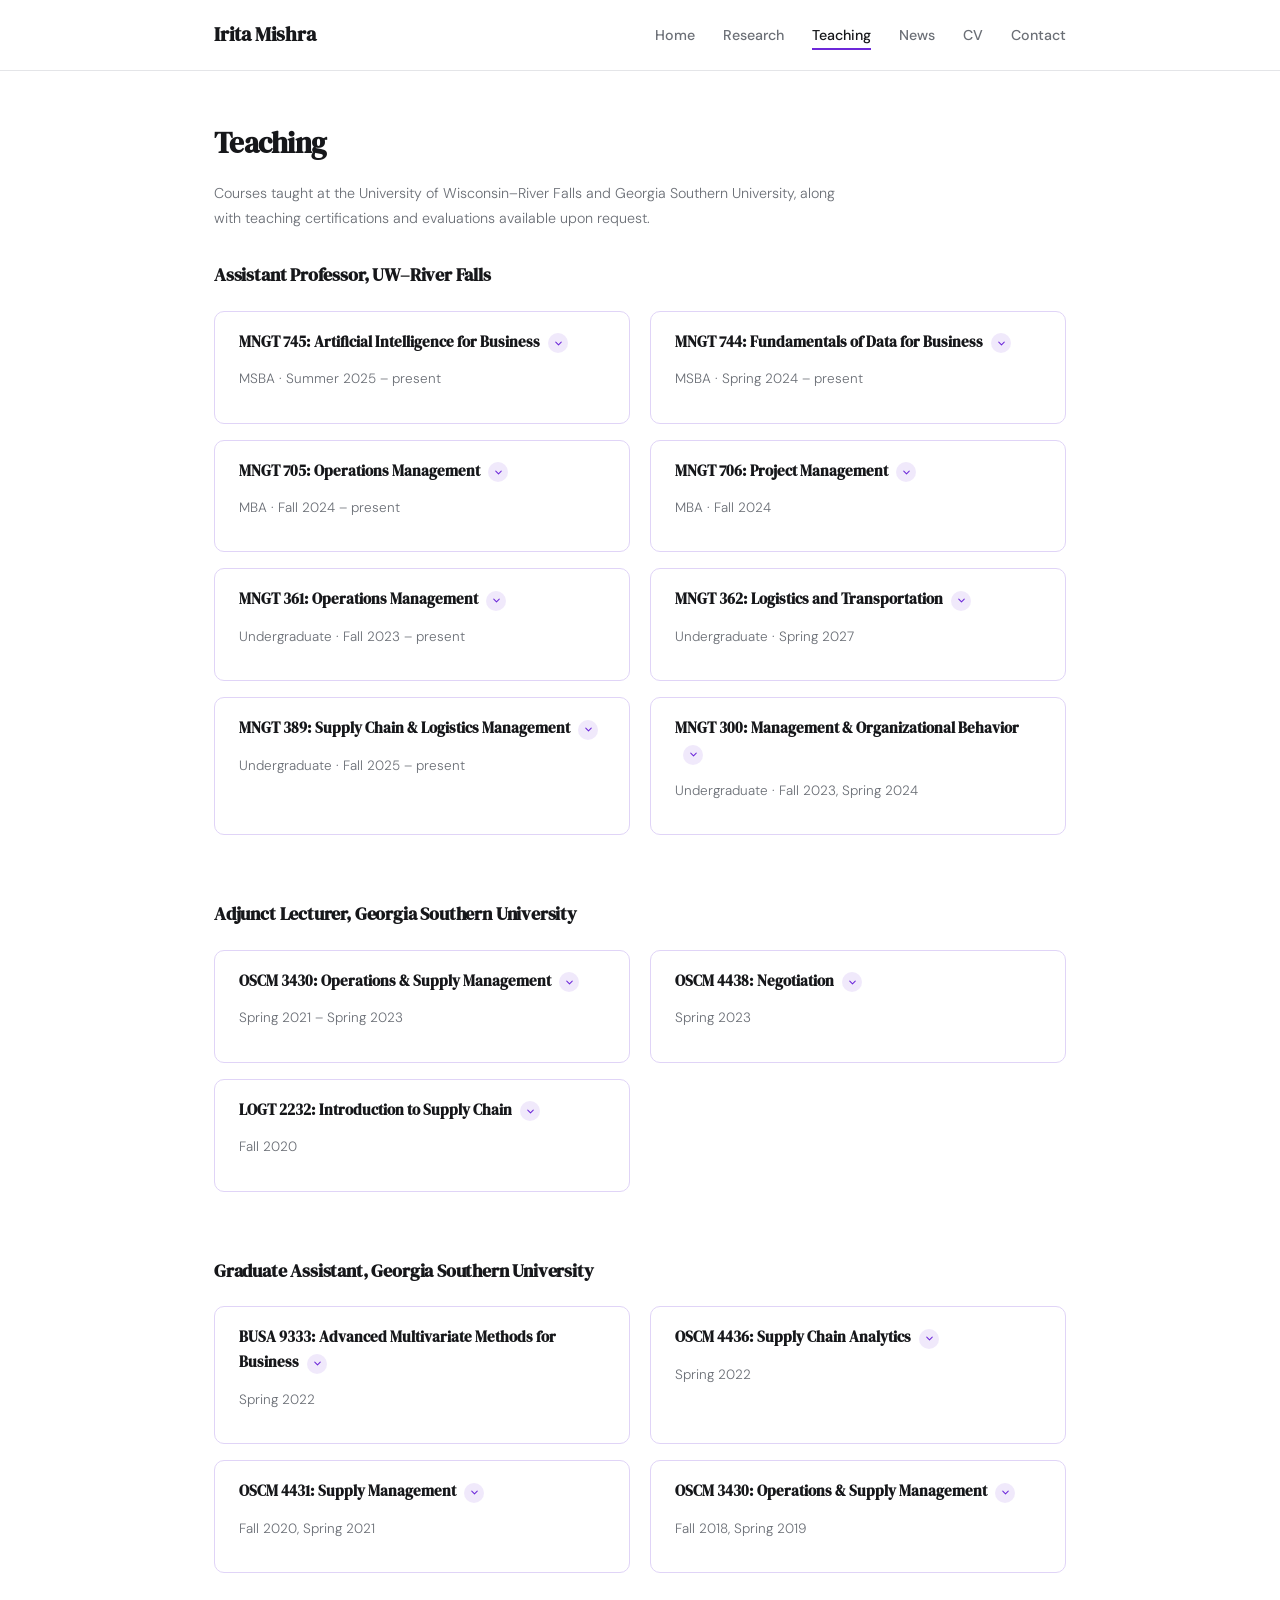
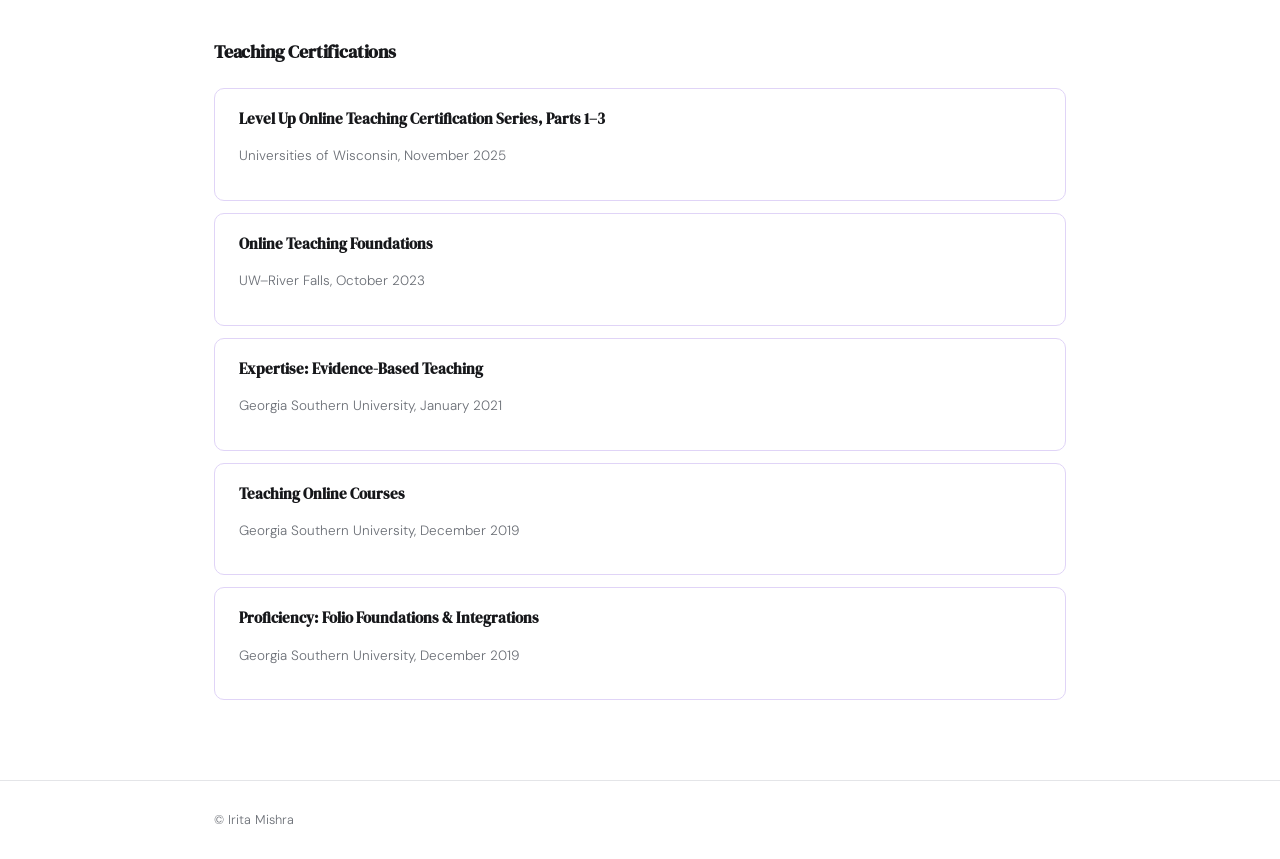
<file: teaching.html>
<!DOCTYPE html>
<html lang="en">
<head>
<meta charset="UTF-8">
<meta name="viewport" content="width=device-width, initial-scale=1.0">
<title>Teaching | Irita Mishra</title>
<meta name="description" content="Courses taught by Irita Mishra at UW-River Falls and Georgia Southern University, including AI for Business, data analytics, and operations management.">
<link rel="canonical" href="https://iritamishra.com/teaching.html">
<link rel="preconnect" href="https://fonts.googleapis.com">
<link rel="preconnect" href="https://fonts.gstatic.com" crossorigin>
<link href="https://fonts.googleapis.com/css2?family=DM+Sans:wght@300;400;500;600;700&family=DM+Serif+Display:ital@0;1&display=swap" rel="stylesheet">
<link rel="stylesheet" href="css/style.css">
<link rel="icon" type="image/x-icon" href="images/favicon.ico">
<link rel="icon" type="image/png" sizes="32x32" href="images/favicon-32x32.png">
<link rel="icon" type="image/png" sizes="16x16" href="images/favicon-16x16.png">
<link rel="apple-touch-icon" sizes="180x180" href="images/apple-touch-icon.png">
</head>
<body>

<header class="site-header">
  <div class="wrap">
    <a href="index.html" class="site-title">Irita Mishra</a>
    <button class="nav-toggle" aria-label="Toggle navigation">&#9776;</button>
    <nav class="main-nav">
      <ul>
        <li><a href="index.html">Home</a></li>
        <li><a href="research.html">Research</a></li>
        <li><a href="teaching.html" class="active">Teaching</a></li>
        <li><a href="news.html">News</a></li>
        <li><a href="cv.html">CV</a></li>
        <li><a href="contact.html">Contact</a></li>
      </ul>
    </nav>
  </div>
</header>

<main>
  <div class="wrap">
    <div class="page-header">
      <h1>Teaching</h1>
      <p>Courses taught at the University of Wisconsin–River Falls and Georgia Southern University, along with teaching certifications and evaluations available upon request.</p>
    </div>

    <section>
      <h2 class="section-title">Assistant Professor, UW–River Falls</h2>

      <div class="course-grid">
      <div class="course-item">
        <details class="abstract">
          <summary>
            <h3>MNGT 745: Artificial Intelligence for Business<span class="dropdown-arrow"><svg viewBox="0 0 24 24"><polyline points="6 9 12 15 18 9"></polyline></svg></span></h3>
            <p class="course-meta">MSBA &middot; Summer 2025 &ndash; present</p>
          </summary>
          <div class="abstract-body">
            <p>Explores how AI and its sub-domains, including machine learning and deep learning, are being applied to real and emerging business problems, covering core AI terminology, practical uses and limitations, and the ethical implications of AI in business and society.</p>
          </div>
        </details>
      </div>

      <div class="course-item">
        <details class="abstract">
          <summary>
            <h3>MNGT 744: Fundamentals of Data for Business<span class="dropdown-arrow"><svg viewBox="0 0 24 24"><polyline points="6 9 12 15 18 9"></polyline></svg></span></h3>
            <p class="course-meta">MSBA &middot; Spring 2024 &ndash; present</p>
          </summary>
          <div class="abstract-body">
            <p>Covers the fundamentals of working with data for business decision-making, including pulling data from databases with SQL, cleaning and documenting it, and applying best practices for acquiring, describing, and managing data from a range of sources.</p>
          </div>
        </details>
      </div>

      <div class="course-item">
        <details class="abstract">
          <summary>
            <h3>MNGT 705: Operations Management<span class="dropdown-arrow"><svg viewBox="0 0 24 24"><polyline points="6 9 12 15 18 9"></polyline></svg></span></h3>
            <p class="course-meta">MBA &middot; Fall 2024 &ndash; present</p>
          </summary>
          <div class="abstract-body">
            <p>Introduces the concepts and tools behind producing world-class goods and services, organized around three themes: core operations management principles such as strategy, logistics, and scheduling; project management; and quality management.</p>
          </div>
        </details>
      </div>

      <div class="course-item">
        <details class="abstract">
          <summary>
            <h3>MNGT 706: Project Management<span class="dropdown-arrow"><svg viewBox="0 0 24 24"><polyline points="6 9 12 15 18 9"></polyline></svg></span></h3>
            <p class="course-meta">MBA &middot; Fall 2024</p>
          </summary>
          <div class="abstract-body">
            <p>Introduces the project management process, from selecting and defining a project through estimating time and cost, developing and executing schedules, minimizing risk, and closing it out, while building general skills for managing teams, timelines, and performance. Content is aligned with the Project Management Body of Knowledge (PMBOK) that underlies the CAPM certification exam.</p>
          </div>
        </details>
      </div>

      <div class="course-item">
        <details class="abstract">
          <summary>
            <h3>MNGT 361: Operations Management<span class="dropdown-arrow"><svg viewBox="0 0 24 24"><polyline points="6 9 12 15 18 9"></polyline></svg></span></h3>
            <p class="course-meta">Undergraduate &middot; Fall 2023 &ndash; present</p>
          </summary>
          <div class="abstract-body">
            <p>Examines the operations function that every organization, public or private, profit or nonprofit, relies on to produce goods and deliver services, covering both the quantitative and qualitative sides of decision-making in manufacturing and service operations.</p>
          </div>
        </details>
      </div>

      <div class="course-item">
        <details class="abstract">
          <summary>
            <h3>MNGT 362: Logistics and Transportation<span class="dropdown-arrow"><svg viewBox="0 0 24 24"><polyline points="6 9 12 15 18 9"></polyline></svg></span></h3>
            <p class="course-meta">Undergraduate &middot; Spring 2027</p>
          </summary>
          <div class="abstract-body">
            <p>Introduces the logistics and transportation systems that power modern supply chains and global trade, covering routing, distribution, freight operations, and the technology used to move goods efficiently while balancing cost, risk, and sustainability. Emphasizes real-world applications and problem-solving skills relevant to careers in logistics, operations, and transportation management.</p>
          </div>
        </details>
      </div>

      <div class="course-item">
        <details class="abstract">
          <summary>
            <h3>MNGT 389: Supply Chain &amp; Logistics Management<span class="dropdown-arrow"><svg viewBox="0 0 24 24"><polyline points="6 9 12 15 18 9"></polyline></svg></span></h3>
            <p class="course-meta">Undergraduate &middot; Fall 2025 &ndash; present</p>
          </summary>
          <div class="abstract-body">
            <p>Introduces students to the fast-paced, interconnected world of supply chains and the skills needed to manage the flow of goods, information, and finances from raw materials to the final customer, with topics spanning procurement, inventory optimization, warehousing, and transportation management.</p>
          </div>
        </details>
      </div>

      <div class="course-item">
        <details class="abstract">
          <summary>
            <h3>MNGT 300: Management &amp; Organizational Behavior<span class="dropdown-arrow"><svg viewBox="0 0 24 24"><polyline points="6 9 12 15 18 9"></polyline></svg></span></h3>
            <p class="course-meta">Undergraduate &middot; Fall 2023, Spring 2024</p>
          </summary>
          <div class="abstract-body">
            <p>Covers foundational management principles alongside the individual and group behavior dynamics that shape organizations, with the goal of preparing students to manage effectively in today's workplace.</p>
          </div>
        </details>
      </div>
      </div>
    </section>

    <section>
      <h2 class="section-title">Adjunct Lecturer, Georgia Southern University</h2>

      <div class="course-grid">
      <div class="course-item">
        <details class="abstract">
          <summary>
            <h3>OSCM 3430: Operations &amp; Supply Management<span class="dropdown-arrow"><svg viewBox="0 0 24 24"><polyline points="6 9 12 15 18 9"></polyline></svg></span></h3>
            <p class="course-meta">Spring 2021 &ndash; Spring 2023</p>
          </summary>
          <div class="abstract-body">
            <p>Applies core supply chain management principles to the design, planning, control, and ongoing operation of systems across both manufacturing and service settings.</p>
          </div>
        </details>
      </div>

      <div class="course-item">
        <details class="abstract">
          <summary>
            <h3>OSCM 4438: Negotiation<span class="dropdown-arrow"><svg viewBox="0 0 24 24"><polyline points="6 9 12 15 18 9"></polyline></svg></span></h3>
            <p class="course-meta">Spring 2023</p>
          </summary>
          <div class="abstract-body">
            <p>Examines negotiation strategy and practice from a demand-driven, value-added perspective on performance management, building practical skills for negotiating effectively in supply chain and business contexts.</p>
          </div>
        </details>
      </div>

      <div class="course-item">
        <details class="abstract">
          <summary>
            <h3>LOGT 2232: Introduction to Supply Chain<span class="dropdown-arrow"><svg viewBox="0 0 24 24"><polyline points="6 9 12 15 18 9"></polyline></svg></span></h3>
            <p class="course-meta">Fall 2020</p>
          </summary>
          <div class="abstract-body">
            <p>A foundational introduction to the integrated management of supply and demand within and across organizations, covering the planning and execution of sourcing, procurement, production, distribution, and logistics activities, and how technology supports these functions and drives organizational performance.</p>
          </div>
        </details>
      </div>
      </div>
    </section>

    <section>
      <h2 class="section-title">Graduate Assistant, Georgia Southern University</h2>

      <div class="course-grid">
      <div class="course-item">
        <details class="abstract">
          <summary>
            <h3>BUSA 9333: Advanced Multivariate Methods for Business<span class="dropdown-arrow"><svg viewBox="0 0 24 24"><polyline points="6 9 12 15 18 9"></polyline></svg></span></h3>
            <p class="course-meta">Spring 2022</p>
          </summary>
          <div class="abstract-body">
            <p>A Ph.D.-level course in advanced multivariate statistical methods for business research, supporting doctoral work in logistics, supply chain management, and related fields.</p>
          </div>
        </details>
      </div>

      <div class="course-item">
        <details class="abstract">
          <summary>
            <h3>OSCM 4436: Supply Chain Analytics<span class="dropdown-arrow"><svg viewBox="0 0 24 24"><polyline points="6 9 12 15 18 9"></polyline></svg></span></h3>
            <p class="course-meta">Spring 2022</p>
          </summary>
          <div class="abstract-body">
            <p>Builds advanced analytical skills for supply chain and operations decision-making, using empirical data, simulation, and spreadsheet-based models.</p>
          </div>
        </details>
      </div>

      <div class="course-item">
        <details class="abstract">
          <summary>
            <h3>OSCM 4431: Supply Management<span class="dropdown-arrow"><svg viewBox="0 0 24 24"><polyline points="6 9 12 15 18 9"></polyline></svg></span></h3>
            <p class="course-meta">Fall 2020, Spring 2021</p>
          </summary>
          <div class="abstract-body">
            <p>Covers strategic supply management and its alignment with corporate goals, the end-to-end procure-to-pay process from sourcing through contracting, and supplier relationship management, including cost control and supplier development.</p>
          </div>
        </details>
      </div>

      <div class="course-item">
        <details class="abstract">
          <summary>
            <h3>OSCM 3430: Operations &amp; Supply Management<span class="dropdown-arrow"><svg viewBox="0 0 24 24"><polyline points="6 9 12 15 18 9"></polyline></svg></span></h3>
            <p class="course-meta">Fall 2018, Spring 2019</p>
          </summary>
          <div class="abstract-body">
            <p>Applies core supply chain management principles to the design, planning, control, and ongoing operation of systems across both manufacturing and service settings.</p>
          </div>
        </details>
      </div>
      </div>
    </section>

    <section>
      <h2 class="section-title">Teaching Certifications</h2>
      <div class="course-item">
        <h3>Level Up Online Teaching Certification Series, Parts 1&ndash;3</h3>
        <p class="course-meta">Universities of Wisconsin, November 2025</p>
      </div>
      <div class="course-item">
        <h3>Online Teaching Foundations</h3>
        <p class="course-meta">UW–River Falls, October 2023</p>
      </div>
      <div class="course-item">
        <h3>Expertise: Evidence-Based Teaching</h3>
        <p class="course-meta">Georgia Southern University, January 2021</p>
      </div>
      <div class="course-item">
        <h3>Teaching Online Courses</h3>
        <p class="course-meta">Georgia Southern University, December 2019</p>
      </div>
      <div class="course-item">
        <h3>Proficiency: Folio Foundations &amp; Integrations</h3>
        <p class="course-meta">Georgia Southern University, December 2019</p>
      </div>
    </section>
  </div>
</main>

<footer>
  <div class="wrap">
    &copy; Irita Mishra
  </div>
</footer>

<script src="js/main.js"></script>
</body>
</html>
</file>
<file: css/style.css>
/* ---------- Page transitions ---------- */
@view-transition {
  navigation: auto;
}

::view-transition-old(root),
::view-transition-new(root) {
  animation-duration: 0.32s;
  animation-timing-function: ease-in-out;
}

/* ---------- Design tokens ---------- */
:root {
  --bg: #ffffff;
  --bg-alt: #f6f6f7;         /* light grey, for neutral highlights */
  --bg-purple: #f4f0fb;      /* light purple, for accent highlights */
  --bg-card: #ffffff;
  --text: #16171a;
  --text-muted: #6b6f76;
  --accent: #6d28d9;      /* muted purple, editable */
  --accent-dark: #591db8;
  --border: #e4e5e8;
  --border-card: #e0d4f7;
  --serif: "DM Serif Display", Georgia, "Times New Roman", serif;
  --sans: "DM Sans", -apple-system, BlinkMacSystemFont, "Segoe UI", Helvetica, Arial, sans-serif;
  --max-width: 900px;
  --radius: 10px;
}

* {
  box-sizing: border-box;
  -webkit-tap-highlight-color: transparent;
  tap-highlight-color: transparent;
}

a, button, summary, details, .news-item, .pub-item, .course-item {
  -webkit-tap-highlight-color: transparent;
}

a:focus:not(:focus-visible),
button:focus:not(:focus-visible) {
  outline: none;
}

html { scroll-behavior: smooth; font-size: 15px; }

body {
  margin: 0;
  background: var(--bg);
  color: var(--text);
  font-family: var(--sans);
  font-weight: 300;
  font-size: 0.95rem;
  line-height: 1.7;
  -webkit-font-smoothing: antialiased;
}

.wrap {
  max-width: var(--max-width);
  margin: 0 auto;
  padding: 0 24px;
}

a {
  color: var(--accent);
}

/* ---------- Header / nav ---------- */
header.site-header {
  border-bottom: 1px solid var(--border);
  background: var(--bg);
  position: sticky;
  top: 0;
  z-index: 10;
}

.site-header .wrap {
  display: flex;
  align-items: center;
  justify-content: space-between;
  padding-top: 18px;
  padding-bottom: 18px;
}

.site-title {
  font-family: var(--serif);
  font-size: 1.32rem;
  font-weight: 700;
  color: var(--text);
  text-decoration: none;
  letter-spacing: -0.01em;
}

nav.main-nav ul {
  list-style: none;
  display: flex;
  gap: 28px;
  margin: 0;
  padding: 0;
}

nav.main-nav a {
  text-decoration: none;
  color: var(--text-muted);
  font-size: 0.95rem;
  font-weight: 500;
  padding-bottom: 4px;
  border-bottom: 2px solid transparent;
  transition: color 0.15s ease, border-color 0.15s ease;
}

nav.main-nav a:hover,
nav.main-nav a.active {
  color: var(--text);
  border-bottom-color: var(--accent);
}

.nav-toggle {
  display: none;
  background: none;
  border: none;
  font-size: 1.5rem;
  cursor: pointer;
  color: var(--text);
}

/* ---------- Hero (home page) ---------- */
.hero {
  padding: 64px 0 48px;
  display: grid;
  grid-template-columns: 200px 1fr;
  gap: 40px;
  align-items: center;
}

.hero img.portrait {
  width: 200px;
  height: auto;
  border-radius: 8px;
  object-fit: contain;
  background: var(--bg-alt);
  border: 1px solid var(--border);
}

.hero h1 {
  font-family: var(--serif);
  font-weight: 700;
  font-size: 2.2rem;
  margin: 0 0 10px;
  line-height: 1.15;
  letter-spacing: -0.02em;
}

.hero .role {
  color: var(--accent);
  font-size: 0.95rem;
  font-weight: 400;
  margin: 0 0 16px;
}

.hero p {
  margin: 0 0 8px;
}

.links-row {
  margin-top: 18px;
  display: flex;
  flex-wrap: wrap;
  gap: 10px;
}

.links-row a {
  display: inline-block;
  font-size: 0.9rem;
  font-weight: 500;
  text-decoration: none;
  color: var(--text);
  background: var(--bg);
  border: 1.5px solid var(--accent);
  padding: 8px 16px;
  border-radius: 8px;
  transition: background 0.2s ease, transform 0.2s ease, box-shadow 0.2s ease;
}

.links-row a:hover {
  background: var(--bg-purple);
  transform: translateY(-3px);
  box-shadow: 0 8px 16px rgba(109, 40, 217, 0.15);
}

.links-row a:active {
  background: var(--bg-purple);
  transform: translateY(-1px);
}

/* ---------- Section styling ---------- */
main {
  padding: 20px 0 80px;
}

section + section {
  margin-top: 64px;
}

h2.section-title {
  font-family: var(--serif);
  font-weight: 700;
  font-size: 1.2rem;
  margin: 0 0 20px;
  letter-spacing: -0.01em;
}

.section-intro {
  color: var(--text-muted);
  margin: 14px 0 24px;
  max-width: 640px;
}

.page-header {
  padding: 28px 0 16px;
}

.page-header h1 {
  font-family: var(--serif);
  font-weight: 700;
  font-size: 1.9rem;
  margin: 0 0 12px;
  letter-spacing: -0.02em;
}

.page-header p {
  color: var(--text-muted);
  max-width: 640px;
}

.tag-row {
  margin-top: 10px;
  display: flex;
  flex-wrap: wrap;
  gap: 6px;
}

.tag {
  font-size: 0.78rem;
  font-weight: 500;
  color: var(--accent);
  background: var(--bg-purple);
  padding: 4px 12px;
  border-radius: 12px;
}

/* ---------- Publications ---------- */

.pub-item {
  padding: 22px 26px;
  margin-bottom: 14px;
  background: var(--bg-card);
  border: 1px solid var(--border-card);
  border-radius: var(--radius);
  transition: border-color 0.2s ease, box-shadow 0.2s ease, transform 0.2s ease;
}

.pub-item:hover {
  border-color: var(--accent);
  box-shadow: 0 10px 22px rgba(109, 40, 217, 0.14);
  transform: translateY(-4px);
}

.pub-item:last-child { margin-bottom: 0; }

.pub-item .pub-title {
  font-family: var(--serif);
  font-weight: 700;
  font-size: 0.98rem;
  margin: 0 0 6px;
}

.pub-item .pub-meta {
  color: var(--text-muted);
  font-size: 0.92rem;
  margin: 0 0 6px;
}

.pub-links {
  margin-top: 10px;
}

.pub-links a {
  display: inline-block;
  font-size: 0.82rem;
  font-weight: 500;
  margin-right: 10px;
  color: var(--accent);
  background: var(--bg-purple);
  text-decoration: none;
  padding: 5px 12px;
  border-radius: 6px;
  transition: background 0.15s ease;
}

.pub-links a:hover { background: var(--accent); color: #ffffff; text-decoration: none; }

details.abstract summary {
  cursor: pointer;
  list-style: none;
}

details.abstract summary::-webkit-details-marker {
  display: none;
}

details.abstract summary::marker {
  display: none;
}

.pub-item details.abstract summary .pub-title {
  margin-bottom: 4px;
}

.course-item details.abstract summary h3 {
  margin-bottom: 4px;
}

details.abstract .dropdown-arrow {
  display: inline-flex;
  align-items: center;
  justify-content: center;
  width: 20px;
  height: 20px;
  margin-left: 8px;
  vertical-align: middle;
  border-radius: 50%;
  background: rgba(109, 40, 217, 0.1);
  color: var(--accent);
  transition: transform 0.15s ease, background 0.15s ease;
}

details.abstract .dropdown-arrow svg {
  width: 11px;
  height: 11px;
  fill: none;
  stroke: currentColor;
  stroke-width: 2.2;
  stroke-linecap: round;
  stroke-linejoin: round;
}

details.abstract summary:hover .dropdown-arrow {
  background: rgba(109, 40, 217, 0.18);
}

details.abstract[open] .dropdown-arrow {
  transform: rotate(180deg);
}

details.abstract .abstract-body {
  margin-top: 8px;
}

details.abstract .abstract-body p {
  margin: 0;
  color: var(--text-muted);
  font-size: 0.92rem;
}

.pub-status {
  display: inline-block;
  font-size: 0.75rem;
  padding: 2px 8px;
  border-radius: 10px;
  background: var(--bg-alt);
  color: var(--text-muted);
  margin-left: 8px;
}

/* ---------- Teaching ---------- */
.course-grid {
  display: grid;
  grid-template-columns: 1fr 1fr;
  gap: 16px 20px;
}

.course-item {
  padding: 18px 24px;
  margin-bottom: 12px;
  background: var(--bg-card);
  border: 1px solid var(--border-card);
  border-radius: var(--radius);
  transition: border-color 0.2s ease, box-shadow 0.2s ease, transform 0.2s ease;
}

.course-grid .course-item { margin-bottom: 0; }

.course-item:hover {
  border-color: var(--accent);
  box-shadow: 0 10px 22px rgba(109, 40, 217, 0.14);
  transform: translateY(-4px);
}

.course-item:last-child { margin-bottom: 0; }

.course-item h3 {
  font-family: var(--serif);
  font-weight: 700;
  margin: 0 0 4px;
  font-size: 0.98rem;
}

.course-item .course-meta {
  color: var(--text-muted);
  font-size: 0.9rem;
}

/* ---------- CV page ---------- */
.cv-block {
  margin-bottom: 28px;
  padding: 28px 32px;
  background: var(--bg-card);
  border: 1px solid var(--border-card);
  border-radius: var(--radius);
}

.cv-block h2.section-title { margin-bottom: 6px; }

.cv-entry {
  display: grid;
  grid-template-columns: 195px 1fr;
  gap: 16px;
  padding: 14px 0;
  border-top: 1px solid var(--border);
  scroll-margin-top: 84px;
}

.cv-block .cv-entry:first-of-type { border-top: none; }

.cv-entry .cv-date {
  display: inline-block;
  align-self: start;
  width: fit-content;
  max-width: 100%;
  color: var(--accent-dark);
  background: var(--bg-purple);
  font-size: 0.78rem;
  font-weight: 600;
  line-height: 1.3;
  padding: 5px 12px;
  border-radius: 999px;
  white-space: nowrap;
}

.cv-entry .cv-detail {
  min-width: 0;
}

.cv-entry .cv-detail:has(.cv-logo) {
  display: flex;
  align-items: flex-start;
  gap: 14px;
}

.cv-entry .cv-detail .cv-logo {
  width: 56px;
  height: 56px;
  object-fit: contain;
  flex-shrink: 0;
  border-radius: 6px;
  border: 1px solid var(--border);
  background: #ffffff;
  padding: 4px;
}

.cv-entry .cv-detail .cv-detail-text { flex: 1; min-width: 0; }

.cv-entry .cv-detail-text strong,
.cv-entry .cv-detail > strong {
  display: block;
  font-weight: 600;
  margin-bottom: 3px;
}

.cv-entry .cv-detail ul.cv-list {
  margin: 0;
  padding: 0;
  list-style: none;
}

.cv-entry .cv-detail ul.cv-list li {
  position: relative;
  padding-left: 16px;
  margin-bottom: 7px;
  color: var(--text-muted);
  font-size: 0.92rem;
  line-height: 1.5;
}

.cv-entry .cv-detail ul.cv-list li:last-child { margin-bottom: 0; }

.cv-entry .cv-detail ul.cv-list li::before {
  content: "";
  position: absolute;
  left: 0;
  top: 0.55em;
  width: 5px;
  height: 5px;
  border-radius: 50%;
  background: var(--accent);
}

.cv-entry .cv-detail-text span,
.cv-entry .cv-detail > span {
  display: block;
  color: var(--text-muted);
  font-size: 0.92rem;
  line-height: 1.5;
}

.download-btn {
  display: inline-block;
  margin-top: 6px;
  background: var(--accent);
  color: #fff;
  text-decoration: none;
  padding: 10px 22px;
  border-radius: 8px;
  font-weight: 500;
  font-size: 0.92rem;
  transition: background 0.2s ease, transform 0.2s ease, box-shadow 0.2s ease;
}

.download-btn:hover {
  background: var(--accent-dark);
  transform: translateY(-3px);
  box-shadow: 0 8px 16px rgba(109, 40, 217, 0.25);
}

.download-btn:active { transform: translateY(-1px); }

/* ---------- Contact ---------- */
.contact-grid {
  display: grid;
  grid-template-columns: 1fr 1fr;
  gap: 20px;
  align-items: start;
}

.contact-col {
  display: flex;
  flex-direction: column;
  gap: 20px;
}

.contact-card {
  padding: 28px 32px;
  background: var(--bg-card);
  border: 1px solid var(--border-card);
  border-radius: var(--radius);
  transition: border-color 0.2s ease, box-shadow 0.2s ease, transform 0.2s ease;
}

.contact-card:hover {
  border-color: var(--accent);
  box-shadow: 0 10px 22px rgba(109, 40, 217, 0.14);
  transform: translateY(-4px);
}

.contact-card h3 {
  display: inline-block;
  font-family: var(--sans);
  margin: 0 0 14px;
  color: var(--accent-dark);
  background: var(--bg-purple);
  text-transform: uppercase;
  letter-spacing: 0.08em;
  font-weight: 600;
  font-size: 0.72rem;
  padding: 5px 12px;
  border-radius: 999px;
}

.contact-card p { margin: 0 0 4px; }
.contact-card p:last-child { margin-bottom: 0; }

/* ---------- News ---------- */
.news-item {
  display: flex;
  gap: 20px;
  padding: 22px 24px;
  margin-bottom: 14px;
  background: var(--bg-card);
  border: 1px solid var(--border-card);
  border-radius: var(--radius);
  transition: border-color 0.2s ease, box-shadow 0.2s ease, transform 0.2s ease;
}

.news-item:hover {
  border-color: var(--accent);
  box-shadow: 0 10px 22px rgba(109, 40, 217, 0.14);
  transform: translateY(-4px);
}

.news-item:last-child { margin-bottom: 0; }

.news-item .news-thumb {
  width: 100px;
  height: 100px;
  flex-shrink: 0;
  border-radius: 8px;
  object-fit: cover;
  padding: 8px;
  background: var(--bg-alt);
  border: 1px solid var(--border);
}

.news-item .news-thumb.news-thumb-logo {
  object-fit: contain;
  padding: 16px;
  background: #ffffff;
}

.news-item .news-thumb.news-thumb-wordmark { padding: 8px; }

.news-item .news-body { flex: 1; min-width: 0; }

.news-item .news-date {
  display: block;
  color: var(--text-muted);
  font-size: 0.82rem;
  margin-bottom: 4px;
}

.news-item h3 {
  font-family: var(--serif);
  font-weight: 700;
  margin: 0 0 6px;
  font-size: 1.02rem;
}

.news-item p {
  margin: 0 0 8px;
  color: var(--text-muted);
}

.news-item .news-link {
  font-size: 0.85rem;
  text-decoration: none;
}

.news-item .news-link:hover { text-decoration: underline; }

/* ---------- Footer ---------- */
footer {
  border-top: 1px solid var(--border);
  padding: 28px 0;
  color: var(--text-muted);
  font-size: 0.85rem;
}

/* ---------- Responsive ---------- */
@media (max-width: 640px) {
  .hero {
    grid-template-columns: 1fr;
    text-align: center;
    padding-top: 40px;
  }
  .hero img.portrait { margin: 0 auto; }
  .hero h1 { font-size: 1.7rem; }
  .page-header h1 { font-size: 1.55rem; }
  .links-row { justify-content: center; }

  .nav-toggle { display: block; }

  nav.main-nav {
    position: absolute;
    top: 100%;
    left: 0;
    right: 0;
    background: var(--bg);
    border-bottom: 1px solid transparent;
    max-height: 0;
    overflow: hidden;
    opacity: 0;
    transform: translateY(-6px);
    pointer-events: none;
    transition: max-height 0.35s cubic-bezier(0.4, 0, 0.2, 1),
                opacity 0.25s ease,
                transform 0.3s cubic-bezier(0.4, 0, 0.2, 1),
                border-color 0.35s ease;
  }

  nav.main-nav.open {
    max-height: 320px;
    opacity: 1;
    transform: translateY(0);
    pointer-events: auto;
    border-bottom-color: var(--border);
  }

  nav.main-nav ul {
    flex-direction: column;
    padding: 12px 24px 20px;
    gap: 16px;
  }

  .cv-entry { grid-template-columns: 1fr; gap: 2px; }
  .cv-entry .cv-date { margin-bottom: 8px; }

  .course-grid { display: block; }
  .course-grid .course-item { margin-bottom: 12px; }
  .course-grid .course-item:last-child { margin-bottom: 0; }
  .contact-grid { grid-template-columns: 1fr; }

  .news-item { flex-direction: column; }
  .news-item .news-thumb { width: 160px; height: 100px; aspect-ratio: auto; }
}
</file>
